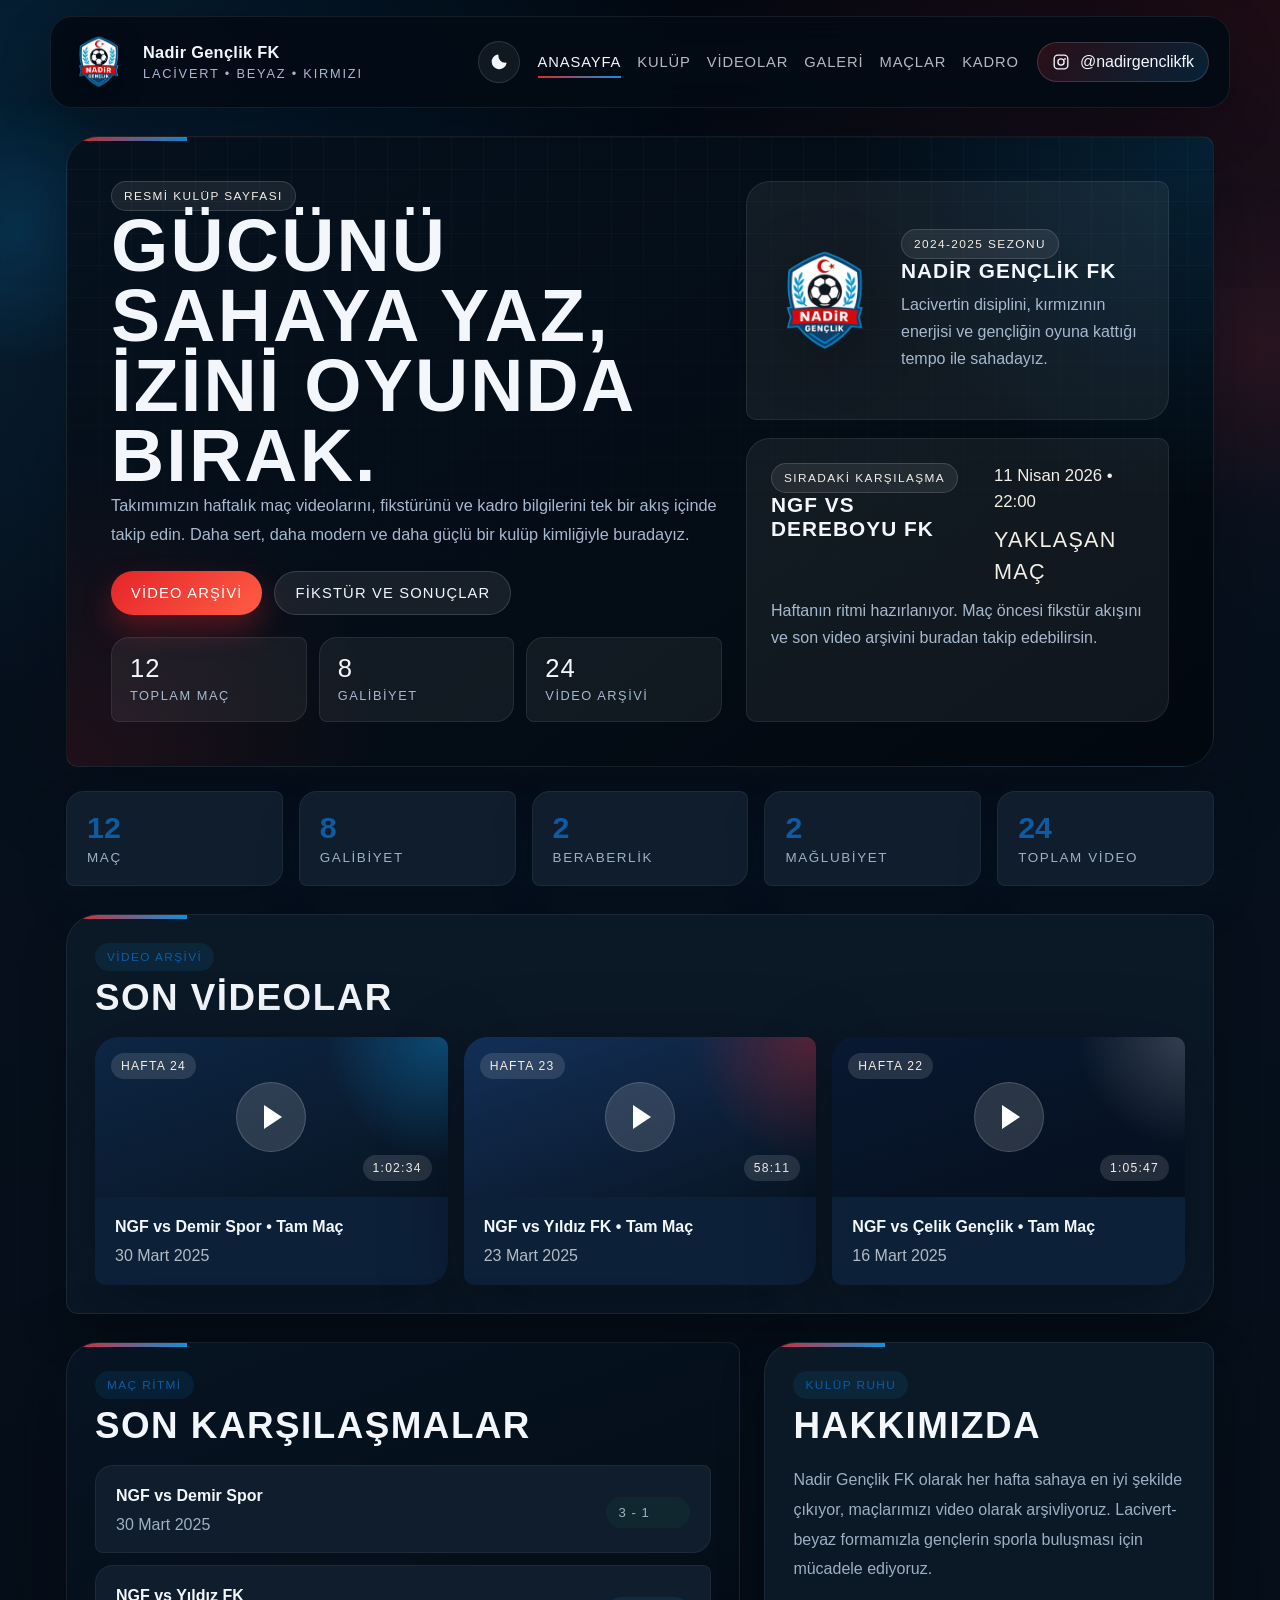
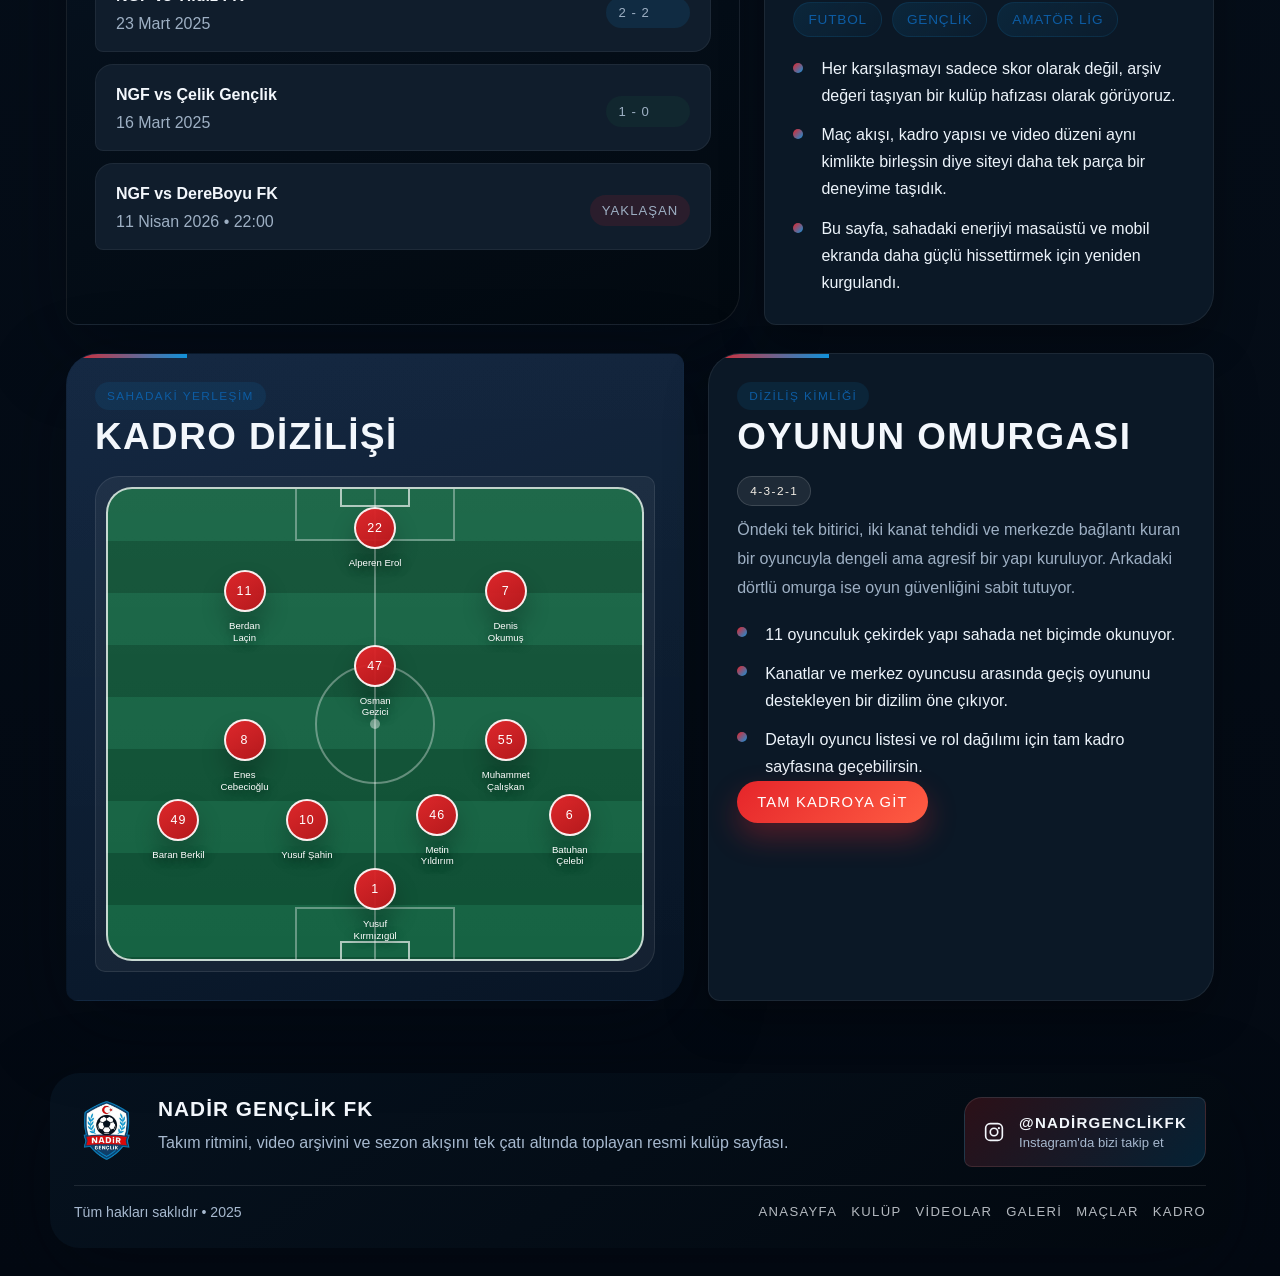
<file: index.html>
<!DOCTYPE html>
<html lang="tr">
<head>
  <meta charset="UTF-8" />
  <meta name="viewport" content="width=device-width, initial-scale=1.0" />
  <meta name="theme-color" content="#071b34" />
  <title>Nadir Gençlik FK</title>
  <link rel="icon" type="image/png" href="logo.png" />
  <link rel="stylesheet" href="styles.css" />
</head>
<body class="home-page is-loading">
  <div class="page-loader" id="page-loader" aria-hidden="true">
    <div class="loader-core">
      <div class="loader-ring">
        <img src="logo.png" alt="Nadir Gençlik FK logosu" />
      </div>
      <div class="loader-copy">
        <strong>Nadir Gençlik FK</strong>
        <span>Hazırlanıyor</span>
      </div>
    </div>
  </div>
  <div class="cursor-ring" id="cursor-ring" aria-hidden="true"></div>
  <div class="cursor-dot" id="cursor-dot" aria-hidden="true"></div>
  <header class="site-header">
    <nav class="nav-shell" aria-label="Ana menü">
      <a class="nav-logo" href="index.html">
        <img src="logo.png" alt="Nadir Gençlik FK logosu" />
        <div class="logo-copy">
          <span class="logo-name">Nadir Gençlik FK</span>
          <span class="logo-sub">Lacivert • Beyaz • Kırmızı</span>
        </div>
      </a>
      <button class="nav-toggle" id="nav-toggle" type="button" aria-label="Menüyü aç" aria-expanded="false" aria-controls="nav-actions">
        <span class="nav-toggle-lines" aria-hidden="true">
          <span></span>
          <span></span>
          <span></span>
        </span>
      </button>
      <div class="nav-actions" id="nav-actions">
        <button class="theme-toggle" id="theme-toggle" type="button" aria-label="Temayı değiştir">
          <svg viewBox="0 0 24 24" aria-hidden="true"><path d="M21 12.8A8.99 8.99 0 0 1 11.2 3a1 1 0 0 0-1.14-1A10 10 0 1 0 22 13.94a1 1 0 0 0-1-1.14Z"/></svg>
        </button>
        <div class="nav-links">
          <a href="index.html" aria-current="page">Anasayfa</a>
          <a href="kulup.html">Kulüp</a>
          <a href="#videolar">Videolar</a>
          <a href="galeri.html">Galeri</a>
          <a href="mac-sonuclari.html">Maçlar</a>
          <a href="kadro.html">Kadro</a>
        </div>
        <a class="social-pill" href="https://instagram.com/nadirgenclikfk" target="_blank" rel="noopener noreferrer" aria-label="Instagram hesabı">
          <svg viewBox="0 0 24 24" aria-hidden="true"><path d="M7.75 2h8.5A5.75 5.75 0 0 1 22 7.75v8.5A5.75 5.75 0 0 1 16.25 22h-8.5A5.75 5.75 0 0 1 2 16.25v-8.5A5.75 5.75 0 0 1 7.75 2Zm0 1.8A3.95 3.95 0 0 0 3.8 7.75v8.5A3.95 3.95 0 0 0 7.75 20.2h8.5a3.95 3.95 0 0 0 3.95-3.95v-8.5a3.95 3.95 0 0 0-3.95-3.95h-8.5ZM12 7a5 5 0 1 1 0 10 5 5 0 0 1 0-10Zm0 1.8A3.2 3.2 0 1 0 12 15.2 3.2 3.2 0 0 0 12 8.8Zm5.35-2.15a1.2 1.2 0 1 1 0 2.4 1.2 1.2 0 0 1 0-2.4Z"/></svg>
          <span>@nadirgenclikfk</span>
        </a>
      </div>
    </nav>
  </header>

  <main class="page-shell">
    <section class="panel hero-panel">
      <div class="hero-grid">
        <div class="hero-copy">
          <div>
            <span class="eyebrow">Resmi Kulüp Sayfası</span>
            <h1>Gücünü sahaya yaz, izini oyunda bırak.</h1>
            <p>Takımımızın haftalık maç videolarını, fikstürünü ve kadro bilgilerini tek bir akış içinde takip edin. Daha sert, daha modern ve daha güçlü bir kulüp kimliğiyle buradayız.</p>
          </div>
          <div class="hero-actions">
            <a class="button button-primary" href="#videolar">Video Arşivi</a>
            <a class="button button-secondary" href="mac-sonuclari.html">Fikstür ve Sonuçlar</a>
          </div>
          <div class="hero-metrics">
            <div>
              <span class="stat-value">12</span>
              <span class="stat-label">Toplam Maç</span>
            </div>
            <div>
              <span class="stat-value">8</span>
              <span class="stat-label">Galibiyet</span>
            </div>
            <div>
              <span class="stat-value">24</span>
              <span class="stat-label">Video Arşivi</span>
            </div>
          </div>
        </div>

        <div class="hero-side">
          <article class="crest-card">
            <img src="logo.png" alt="Nadir Gençlik FK arması" />
            <div class="crest-copy">
              <span class="page-tag">2024-2025 Sezonu</span>
              <strong>Nadir Gençlik FK</strong>
              <p>Lacivertin disiplini, kırmızının enerjisi ve gençliğin oyuna kattığı tempo ile sahadayız.</p>
            </div>
          </article>

          <article class="mini-match">
            <div class="mini-match-head">
              <div>
                <span class="mini-match-label">Sıradaki Karşılaşma</span>
                <strong>NGF vs DereBoyu FK</strong>
              </div>
              <div class="mini-match-meta">
                11 Nisan 2026 • 22:00
                <span class="mini-vs">Yaklaşan Maç</span>
              </div>
            </div>
            <p>Haftanın ritmi hazırlanıyor. Maç öncesi fikstür akışını ve son video arşivini buradan takip edebilirsin.</p>
          </article>
        </div>
      </div>
    </section>

    <section class="summary-grid" aria-label="Sezon özeti">
      <article class="stat-card"><strong>12</strong><span>Maç</span></article>
      <article class="stat-card"><strong>8</strong><span>Galibiyet</span></article>
      <article class="stat-card"><strong>2</strong><span>Beraberlik</span></article>
      <article class="stat-card"><strong>2</strong><span>Mağlubiyet</span></article>
      <article class="stat-card"><strong>24</strong><span>Toplam Video</span></article>
    </section>

    <section class="section-block panel content-panel" id="videolar">
      <div class="section-head">
        <span class="section-kicker">Video Arşivi</span>
        <h2>Son Videolar</h2>
      </div>
      <div class="video-grid">
        <article class="video-card">
          <div class="video-top">
            <span class="video-week">Hafta 24</span>
            <div class="play-ring"><span></span></div>
            <span class="video-time">1:02:34</span>
          </div>
          <div class="video-body">
            <strong>NGF vs Demir Spor • Tam Maç</strong>
            <span>30 Mart 2025</span>
          </div>
        </article>
        <article class="video-card">
          <div class="video-top">
            <span class="video-week">Hafta 23</span>
            <div class="play-ring"><span></span></div>
            <span class="video-time">58:11</span>
          </div>
          <div class="video-body">
            <strong>NGF vs Yıldız FK • Tam Maç</strong>
            <span>23 Mart 2025</span>
          </div>
        </article>
        <article class="video-card">
          <div class="video-top">
            <span class="video-week">Hafta 22</span>
            <div class="play-ring"><span></span></div>
            <span class="video-time">1:05:47</span>
          </div>
          <div class="video-body">
            <strong>NGF vs Çelik Gençlik • Tam Maç</strong>
            <span>16 Mart 2025</span>
          </div>
        </article>
      </div>
    </section>

    <section class="section-block home-grid">
      <article class="panel panel-dark content-panel">
        <div class="section-head">
          <span class="section-kicker">Maç Ritmi</span>
          <h2>Son Karşılaşmalar</h2>
        </div>
        <div class="match-list">
          <div class="match-row">
            <div class="row-flex">
              <div>
                <strong>NGF vs Demir Spor</strong>
                <span>30 Mart 2025</span>
              </div>
              <span class="result-badge result-win">3 - 1</span>
            </div>
          </div>
          <div class="match-row">
            <div class="row-flex">
              <div>
                <strong>NGF vs Yıldız FK</strong>
                <span>23 Mart 2025</span>
              </div>
              <span class="result-badge result-draw">2 - 2</span>
            </div>
          </div>
          <div class="match-row">
            <div class="row-flex">
              <div>
                <strong>NGF vs Çelik Gençlik</strong>
                <span>16 Mart 2025</span>
              </div>
              <span class="result-badge result-win">1 - 0</span>
            </div>
          </div>
          <div class="match-row">
            <div class="row-flex">
              <div>
                <strong>NGF vs DereBoyu FK</strong>
                <span>11 Nisan 2026 • 22:00</span>
              </div>
              <span class="result-badge result-upcoming">Yaklaşan</span>
            </div>
          </div>
        </div>
      </article>

      <article class="panel manifesto">
        <div class="section-head">
          <span class="section-kicker">Kulüp Ruhu</span>
          <h2>Hakkımızda</h2>
        </div>
        <p>Nadir Gençlik FK olarak her hafta sahaya en iyi şekilde çıkıyor, maçlarımızı video olarak arşivliyoruz. Lacivert-beyaz formamızla gençlerin sporla buluşması için mücadele ediyoruz.</p>
        <div class="tag-row">
          <span class="tag-chip">Futbol</span>
          <span class="tag-chip">Gençlik</span>
          <span class="tag-chip">Amatör Lig</span>
        </div>
        <ul class="note-list">
          <li>Her karşılaşmayı sadece skor olarak değil, arşiv değeri taşıyan bir kulüp hafızası olarak görüyoruz.</li>
          <li>Maç akışı, kadro yapısı ve video düzeni aynı kimlikte birleşsin diye siteyi daha tek parça bir deneyime taşıdık.</li>
          <li>Bu sayfa, sahadaki enerjiyi masaüstü ve mobil ekranda daha güçlü hissettirmek için yeniden kurgulandı.</li>
        </ul>
      </article>
    </section>

    <section class="section-block lineup-layout">
      <article class="panel pitch-panel">
        <div class="section-head">
          <span class="section-kicker">Sahadaki Yerleşim</span>
          <h2>Kadro Dizilişi</h2>
        </div>
        <div class="pitch-shell">
          <div class="pitch">
            <div class="goal-box-top"></div>
            <div class="goal-box-bottom"></div>
            <div class="goal-top"></div>
            <div class="goal-bottom"></div>
            <div class="pitch-circle"></div>
            <div class="pitch-dot"></div>
            <div class="pitch-inner">
              <div class="row">
                <div class="player-pin">
                  <div class="pin-circle"><span>22</span></div>
                  <div class="pin-name">Alperen Erol</div>
                </div>
              </div>
              <div class="row">
                <div class="player-pin">
                  <div class="pin-circle"><span>11</span></div>
                  <div class="pin-name">Berdan Laçin</div>
                </div>
                <div class="player-pin">
                  <div class="pin-circle"><span>7</span></div>
                  <div class="pin-name">Denis Okumuş</div>
                </div>
              </div>
              <div class="row">
                <div class="player-pin">
                  <div class="pin-circle"><span>47</span></div>
                  <div class="pin-name">Osman Gezici</div>
                </div>
              </div>
              <div class="row">
                <div class="player-pin">
                  <div class="pin-circle"><span>8</span></div>
                  <div class="pin-name">Enes Cebecioğlu</div>
                </div>
                <div class="player-pin">
                  <div class="pin-circle"><span>55</span></div>
                  <div class="pin-name">Muhammet Çalışkan</div>
                </div>
              </div>
              <div class="row">
                <div class="player-pin">
                  <div class="pin-circle"><span>49</span></div>
                  <div class="pin-name">Baran Berkil</div>
                </div>
                <div class="player-pin">
                  <div class="pin-circle"><span>10</span></div>
                  <div class="pin-name">Yusuf Şahin</div>
                </div>
                <div class="player-pin">
                  <div class="pin-circle"><span>46</span></div>
                  <div class="pin-name">Metin Yıldırım</div>
                </div>
                <div class="player-pin">
                  <div class="pin-circle"><span>6</span></div>
                  <div class="pin-name">Batuhan Çelebi</div>
                </div>
              </div>
              <div class="row">
                <div class="player-pin">
                  <div class="pin-circle"><span>1</span></div>
                  <div class="pin-name">Yusuf Kırmızıgül</div>
                </div>
              </div>
            </div>
          </div>
        </div>
      </article>

      <aside class="panel lineup-info">
        <div class="section-head">
          <span class="section-kicker">Diziliş Kimliği</span>
          <h2>Oyunun Omurgası</h2>
        </div>
            <span class="formation-pill">4-3-2-1</span>
        <p>Öndeki tek bitirici, iki kanat tehdidi ve merkezde bağlantı kuran bir oyuncuyla dengeli ama agresif bir yapı kuruluyor. Arkadaki dörtlü omurga ise oyun güvenliğini sabit tutuyor.</p>
        <ul class="note-list">
          <li>11 oyunculuk çekirdek yapı sahada net biçimde okunuyor.</li>
          <li>Kanatlar ve merkez oyuncusu arasında geçiş oyununu destekleyen bir dizilim öne çıkıyor.</li>
          <li>Detaylı oyuncu listesi ve rol dağılımı için tam kadro sayfasına geçebilirsin.</li>
        </ul>
        <div class="hero-actions">
          <a class="button button-primary" href="kadro.html">Tam Kadroya Git</a>
        </div>
      </aside>
    </section>
  </main>

  <footer class="site-footer">
    <div class="footer-shell">
      <div class="footer-main">
        <div class="footer-brand">
          <img src="logo.png" alt="Nadir Gençlik FK logosu" />
          <div>
            <strong>Nadir Gençlik FK</strong>
            <p>Takım ritmini, video arşivini ve sezon akışını tek çatı altında toplayan resmi kulüp sayfası.</p>
          </div>
        </div>

        <a class="footer-social-card" href="https://instagram.com/nadirgenclikfk" target="_blank" rel="noopener noreferrer" aria-label="Instagram hesabı">
          <svg class="social-icon" viewBox="0 0 24 24" aria-hidden="true"><path d="M7.75 2h8.5A5.75 5.75 0 0 1 22 7.75v8.5A5.75 5.75 0 0 1 16.25 22h-8.5A5.75 5.75 0 0 1 2 16.25v-8.5A5.75 5.75 0 0 1 7.75 2Zm0 1.8A3.95 3.95 0 0 0 3.8 7.75v8.5A3.95 3.95 0 0 0 7.75 20.2h8.5a3.95 3.95 0 0 0 3.95-3.95v-8.5a3.95 3.95 0 0 0-3.95-3.95h-8.5ZM12 7a5 5 0 1 1 0 10 5 5 0 0 1 0-10Zm0 1.8A3.2 3.2 0 1 0 12 15.2 3.2 3.2 0 0 0 12 8.8Zm5.35-2.15a1.2 1.2 0 1 1 0 2.4 1.2 1.2 0 0 1 0-2.4Z"/></svg>
          <div class="footer-social-copy">
            <strong>@nadirgenclikfk</strong>
            <span>Instagram'da bizi takip et</span>
          </div>
        </a>
      </div>

      <div class="footer-bottom">
        <div class="footer-note">Tüm hakları saklıdır • 2025</div>
        <div class="footer-nav">
          <a href="index.html">Anasayfa</a>
          <a href="kulup.html">Kulüp</a>
          <a href="#videolar">Videolar</a>
          <a href="galeri.html">Galeri</a>
          <a href="mac-sonuclari.html">Maçlar</a>
          <a href="kadro.html">Kadro</a>
        </div>
      </div>
    </div>
  </footer>
  <script>
    var loaderStart = Date.now();

    (function () {
      var savedTheme = localStorage.getItem("ngf-theme");
      if (savedTheme === "light" || savedTheme === "dark") {
        document.body.setAttribute("data-theme", savedTheme);
      }
    })();

    window.addEventListener("load", function () {
      var loader = document.getElementById("page-loader");
      if (!loader) return;
      var elapsed = Date.now() - loaderStart;
      var remaining = Math.max(0, 1800 - elapsed);
      window.setTimeout(function () {
        document.body.classList.remove("is-loading");
        loader.classList.add("is-hidden");
        window.setTimeout(function () {
          loader.remove();
        }, 500);
      }, remaining);
    });

    (function () {
      var themeToggle = document.getElementById("theme-toggle");

      if (themeToggle) {
        function updateThemeToggleLabel() {
          var isLight = document.body.getAttribute("data-theme") === "light";
          themeToggle.setAttribute("aria-label", isLight ? "Karanlık temaya geç" : "Beyaz temaya geç");
        }

        updateThemeToggleLabel();

        themeToggle.addEventListener("click", function () {
          var currentTheme = document.body.getAttribute("data-theme") === "light" ? "light" : "dark";
          var nextTheme = currentTheme === "light" ? "dark" : "light";
          document.body.setAttribute("data-theme", nextTheme);
          localStorage.setItem("ngf-theme", nextTheme);
          updateThemeToggleLabel();
        });
      }

      var navToggle = document.getElementById("nav-toggle");
      var navActions = document.getElementById("nav-actions");
      var navShell = document.querySelector(".nav-shell");

      if (navToggle && navActions && navShell) {
        navToggle.addEventListener("click", function () {
          var isOpen = navShell.classList.toggle("is-open");
          navToggle.setAttribute("aria-expanded", String(isOpen));
          navToggle.setAttribute("aria-label", isOpen ? "Menüyü kapat" : "Menüyü aç");
        });

        navActions.querySelectorAll("a").forEach(function (link) {
          link.addEventListener("click", function () {
            navShell.classList.remove("is-open");
            navToggle.setAttribute("aria-expanded", "false");
            navToggle.setAttribute("aria-label", "Menüyü aç");
          });
        });
      }

      if (!window.matchMedia("(pointer: fine)").matches) return;

      var ring = document.getElementById("cursor-ring");
      var dot = document.getElementById("cursor-dot");
      if (!ring || !dot) return;

      document.body.classList.add("has-fancy-cursor");

      var ringX = window.innerWidth / 2;
      var ringY = window.innerHeight / 2;
      var mouseX = ringX;
      var mouseY = ringY;

      function animate() {
        ringX += (mouseX - ringX) * 0.18;
        ringY += (mouseY - ringY) * 0.18;
        ring.style.transform = "translate(" + ringX + "px, " + ringY + "px) translate(-50%, -50%)";
        dot.style.transform = "translate(" + mouseX + "px, " + mouseY + "px) translate(-50%, -50%)";
        window.requestAnimationFrame(animate);
      }

      window.addEventListener("mousemove", function (event) {
        mouseX = event.clientX;
        mouseY = event.clientY;
        ring.classList.add("is-visible");
        dot.classList.add("is-visible");
      });

      window.addEventListener("mouseout", function () {
        ring.classList.remove("is-visible");
        dot.classList.remove("is-visible");
      });

      document.querySelectorAll("a, button, .button, .social-pill, .footer-social-card, .video-card, .player-card, .match-row, .result-card, .tag-chip").forEach(function (item) {
        item.addEventListener("mouseenter", function () {
          ring.classList.add("is-active");
          dot.classList.add("is-active");
        });
        item.addEventListener("mouseleave", function () {
          ring.classList.remove("is-active");
          dot.classList.remove("is-active");
        });
      });

      animate();
    })();
  </script>
</body>
</html>
</file>
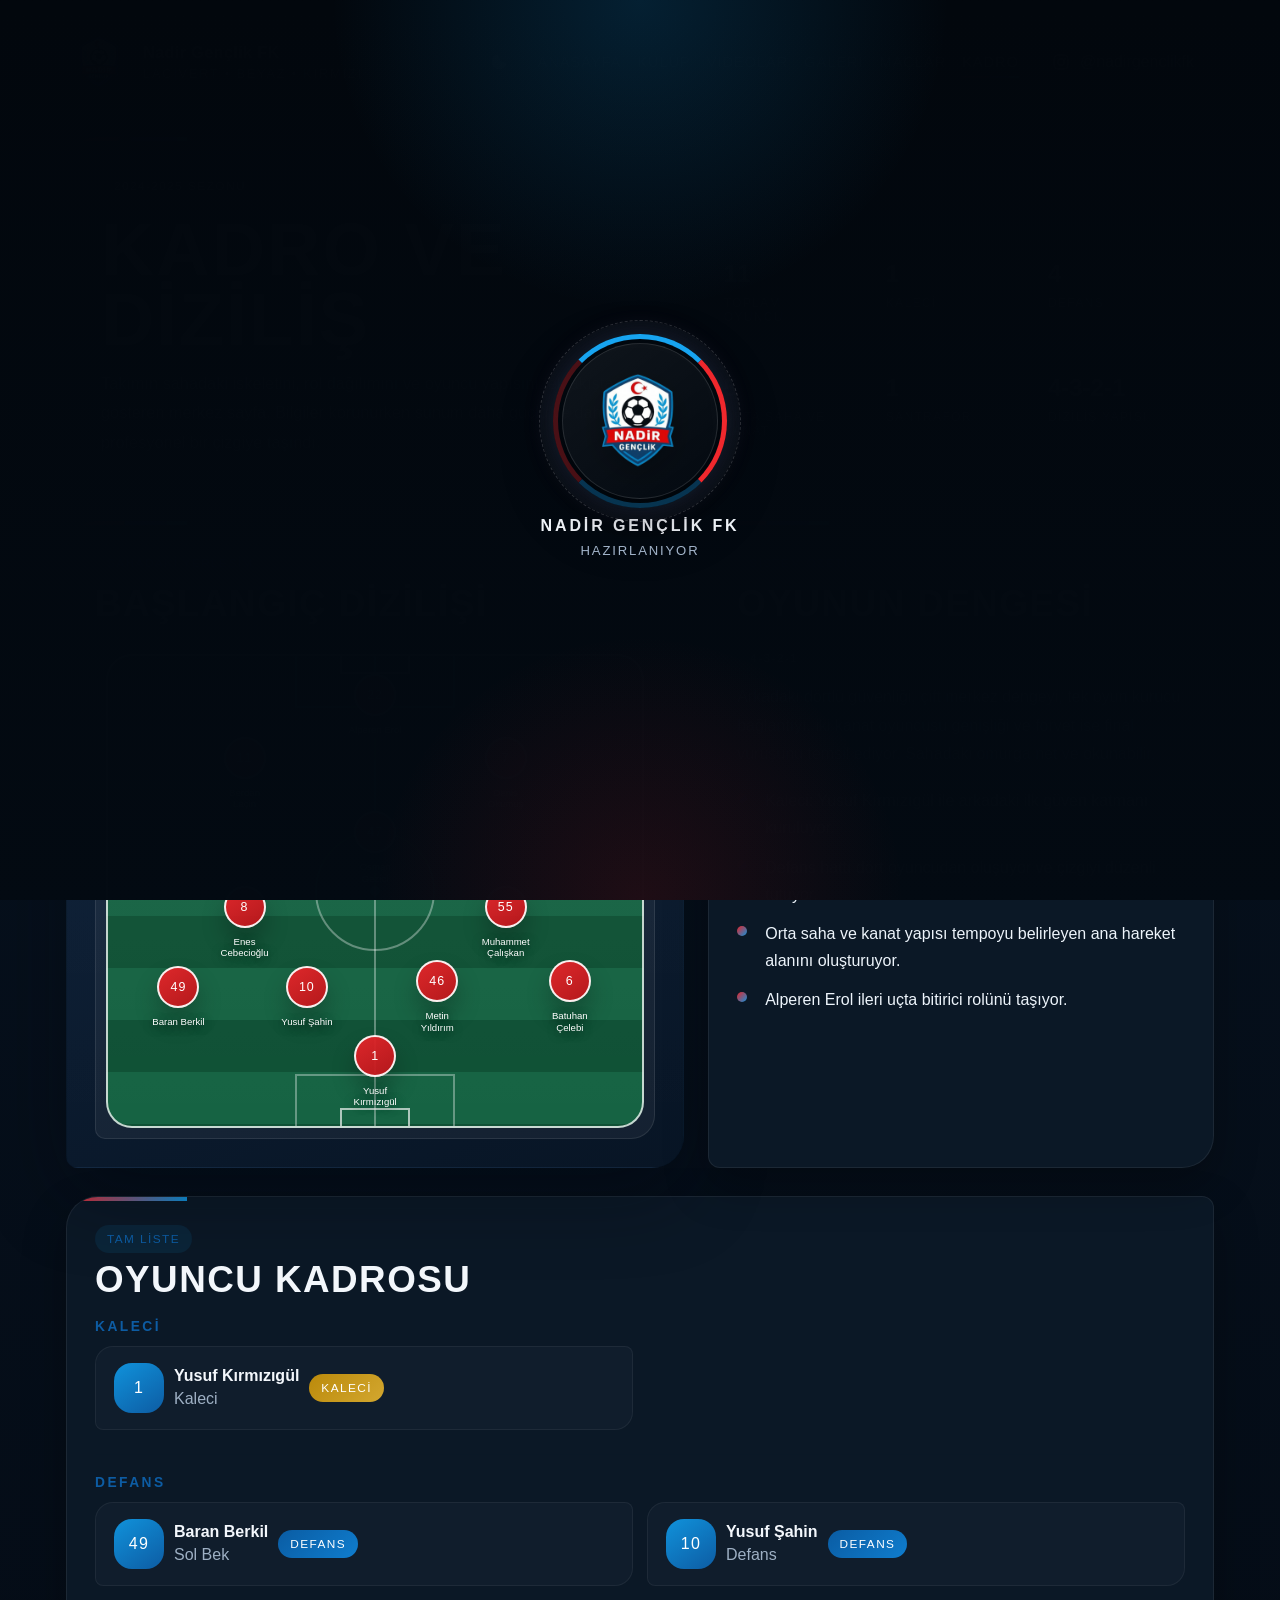
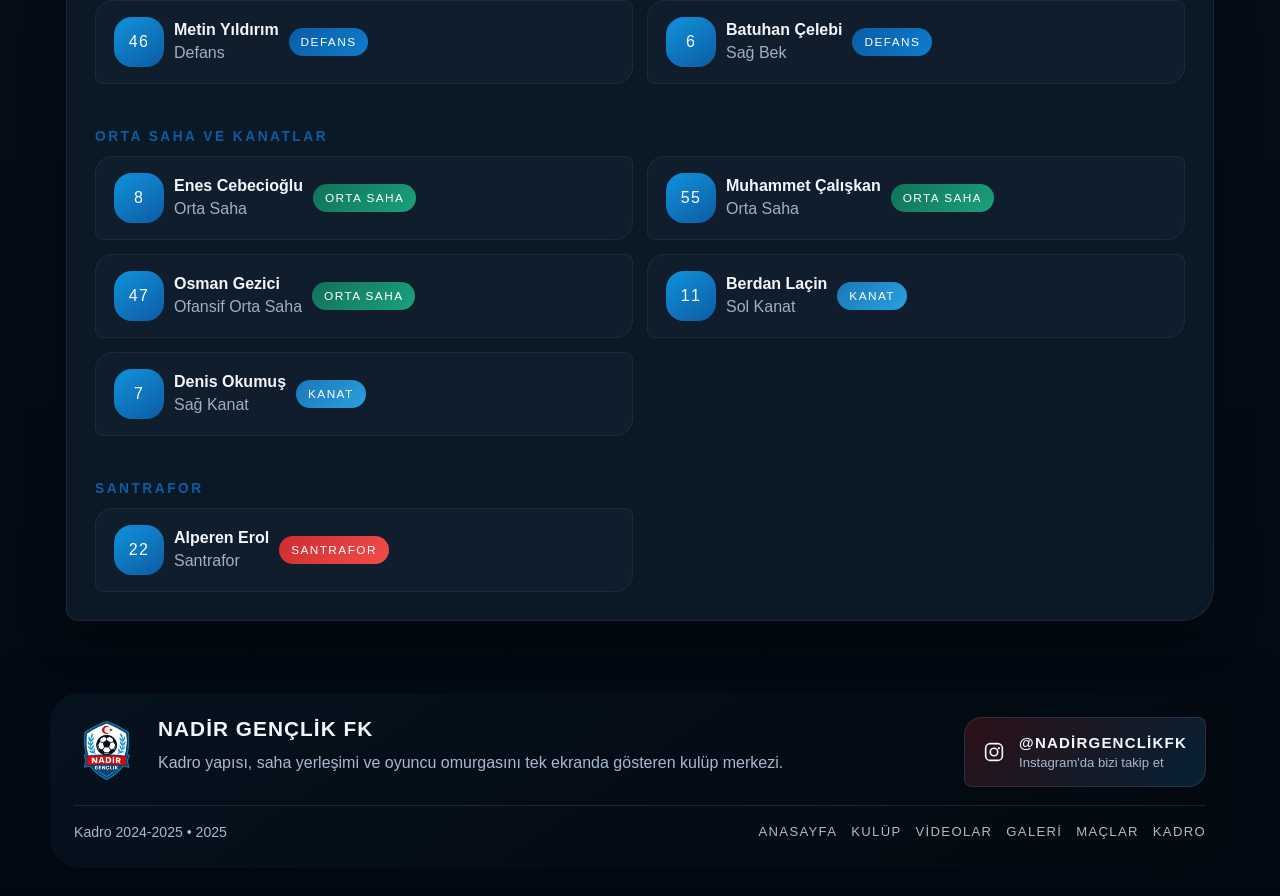
<file: kadro.html>
<!DOCTYPE html>
<html lang="tr">
<head>
  <meta charset="UTF-8" />
  <meta name="viewport" content="width=device-width, initial-scale=1.0" />
  <meta name="theme-color" content="#071b34" />
  <title>Kadro - Nadir Gençlik FK</title>
  <link rel="icon" type="image/png" href="logo.png" />
  <link rel="stylesheet" href="styles.css" />
</head>
<body class="squad-page is-loading">
  <div class="page-loader" id="page-loader" aria-hidden="true">
    <div class="loader-core">
      <div class="loader-ring">
        <img src="logo.png" alt="Nadir Gençlik FK logosu" />
      </div>
      <div class="loader-copy">
        <strong>Nadir Gençlik FK</strong>
        <span>Hazırlanıyor</span>
      </div>
    </div>
  </div>
  <div class="cursor-ring" id="cursor-ring" aria-hidden="true"></div>
  <div class="cursor-dot" id="cursor-dot" aria-hidden="true"></div>
  <header class="site-header">
    <nav class="nav-shell" aria-label="Ana menü">
      <a class="nav-logo" href="index.html">
        <img src="logo.png" alt="Nadir Gençlik FK logosu" />
        <div class="logo-copy">
          <span class="logo-name">Nadir Gençlik FK</span>
          <span class="logo-sub">Lacivert • Beyaz • Kırmızı</span>
        </div>
      </a>
      <button class="nav-toggle" id="nav-toggle" type="button" aria-label="Menüyü aç" aria-expanded="false" aria-controls="nav-actions">
        <span class="nav-toggle-lines" aria-hidden="true">
          <span></span>
          <span></span>
          <span></span>
        </span>
      </button>
      <div class="nav-actions" id="nav-actions">
        <button class="theme-toggle" id="theme-toggle" type="button" aria-label="Temayı değiştir">
          <svg viewBox="0 0 24 24" aria-hidden="true"><path d="M21 12.8A8.99 8.99 0 0 1 11.2 3a1 1 0 0 0-1.14-1A10 10 0 1 0 22 13.94a1 1 0 0 0-1-1.14Z"/></svg>
        </button>
        <div class="nav-links">
          <a href="index.html">Anasayfa</a>
          <a href="kulup.html">Kulüp</a>
          <a href="index.html#videolar">Videolar</a>
          <a href="galeri.html">Galeri</a>
          <a href="mac-sonuclari.html">Maçlar</a>
          <a href="kadro.html" aria-current="page">Kadro</a>
        </div>
        <a class="social-pill" href="https://instagram.com/nadirgenclikfk" target="_blank" rel="noopener noreferrer" aria-label="Instagram hesabı">
          <svg viewBox="0 0 24 24" aria-hidden="true"><path d="M7.75 2h8.5A5.75 5.75 0 0 1 22 7.75v8.5A5.75 5.75 0 0 1 16.25 22h-8.5A5.75 5.75 0 0 1 2 16.25v-8.5A5.75 5.75 0 0 1 7.75 2Zm0 1.8A3.95 3.95 0 0 0 3.8 7.75v8.5A3.95 3.95 0 0 0 7.75 20.2h8.5a3.95 3.95 0 0 0 3.95-3.95v-8.5a3.95 3.95 0 0 0-3.95-3.95h-8.5ZM12 7a5 5 0 1 1 0 10 5 5 0 0 1 0-10Zm0 1.8A3.2 3.2 0 1 0 12 15.2 3.2 3.2 0 0 0 12 8.8Zm5.35-2.15a1.2 1.2 0 1 1 0 2.4 1.2 1.2 0 0 1 0-2.4Z"/></svg>
          <span>@nadirgenclikfk</span>
        </a>
      </div>
    </nav>
  </header>

  <main class="page-shell">
    <section class="panel hero-panel page-hero">
      <div class="page-hero-grid">
        <div class="page-copy">
          <span class="page-tag">2024-2025 Sezonu</span>
          <h1>Kadro ve Diziliş</h1>
          <p>Takımın sahadaki iskeletini, rol dağılımını ve oyuncu yapısını tek akışta gösteren merkez sayfa. Bilgiler korunurken sunum daha güçlü ve daha profesyonel bir çizgiye taşındı.</p>
        </div>

        <div class="page-summary">
          <div class="summary-card">
            <strong>11</strong>
            <span>Toplam Oyuncu</span>
          </div>
          <div class="summary-card">
            <strong>1</strong>
            <span>Kaleci</span>
          </div>
          <div class="summary-card">
            <strong>4</strong>
            <span>Defans</span>
          </div>
          <div class="summary-card">
            <strong>5</strong>
            <span>Orta Saha ve Kanat</span>
          </div>
          <div class="summary-card">
            <strong>1</strong>
            <span>Santrafor</span>
          </div>
          <div class="summary-card">
            <strong>4-3-2-1</strong>
            <span>Diziliş Yapısı</span>
          </div>
        </div>
      </div>
    </section>

    <section class="section-block lineup-layout">
      <article class="panel pitch-panel">
        <div class="section-head">
          <span class="section-kicker">Sahadaki Yerleşim</span>
          <h2>Başlangıç Dizilişi</h2>
        </div>
        <div class="pitch-shell">
          <div class="pitch">
            <div class="goal-box-top"></div>
            <div class="goal-box-bottom"></div>
            <div class="goal-top"></div>
            <div class="goal-bottom"></div>
            <div class="pitch-circle"></div>
            <div class="pitch-dot"></div>
            <div class="pitch-inner">
              <div class="row">
                <div class="player-pin">
                  <div class="pin-circle"><span>22</span></div>
                  <div class="pin-name">Alperen Erol</div>
                </div>
              </div>
              <div class="row">
                <div class="player-pin">
                  <div class="pin-circle"><span>11</span></div>
                  <div class="pin-name">Berdan Laçin</div>
                </div>
                <div class="player-pin">
                  <div class="pin-circle"><span>7</span></div>
                  <div class="pin-name">Denis Okumuş</div>
                </div>
              </div>
              <div class="row">
                <div class="player-pin">
                  <div class="pin-circle"><span>47</span></div>
                  <div class="pin-name">Osman Gezici</div>
                </div>
              </div>
              <div class="row">
                <div class="player-pin">
                  <div class="pin-circle"><span>8</span></div>
                  <div class="pin-name">Enes Cebecioğlu</div>
                </div>
                <div class="player-pin">
                  <div class="pin-circle"><span>55</span></div>
                  <div class="pin-name">Muhammet Çalışkan</div>
                </div>
              </div>
              <div class="row">
                <div class="player-pin">
                  <div class="pin-circle"><span>49</span></div>
                  <div class="pin-name">Baran Berkil</div>
                </div>
                <div class="player-pin">
                  <div class="pin-circle"><span>10</span></div>
                  <div class="pin-name">Yusuf Şahin</div>
                </div>
                <div class="player-pin">
                  <div class="pin-circle"><span>46</span></div>
                  <div class="pin-name">Metin Yıldırım</div>
                </div>
                <div class="player-pin">
                  <div class="pin-circle"><span>6</span></div>
                  <div class="pin-name">Batuhan Çelebi</div>
                </div>
              </div>
              <div class="row">
                <div class="player-pin">
                  <div class="pin-circle"><span>1</span></div>
                  <div class="pin-name">Yusuf Kırmızıgül</div>
                </div>
              </div>
            </div>
          </div>
        </div>
      </article>

      <aside class="panel lineup-info">
        <div class="section-head">
          <span class="section-kicker">Sistem Özeti</span>
          <h2>Oyunun Dengesi</h2>
        </div>
        <span class="formation-pill">4-3-2-1</span>
        <p>Arkadaki dörtlü güvenliği, çift merkez dengeyi, tek oyun kurucu bağlantıyı, iki kanat oyuncusu genişliği ve forvet ise final vuruşunu temsil ediyor. Sahadaki omurga net ve okunabilir.</p>
        <ul class="note-list">
          <li>Kaleci: Yusuf Kırmızıgül ile arkadaki ilk güven katmanı kuruluyor.</li>
          <li>Defans hattı dört oyuncudan oluşuyor ve çizgiyi düzenli tutuyor.</li>
          <li>Orta saha ve kanat yapısı tempoyu belirleyen ana hareket alanını oluşturuyor.</li>
          <li>Alperen Erol ileri uçta bitirici rolünü taşıyor.</li>
        </ul>
      </aside>
    </section>

    <section class="panel roster-panel">
      <div class="section-head">
        <span class="section-kicker">Tam Liste</span>
        <h2 class="squad-title">Oyuncu Kadrosu</h2>
      </div>

      <div class="roster-grid">
        <section class="roster-group">
          <h3 class="group-title">Kaleci</h3>
          <div class="player-grid">
            <article class="player-card">
              <div class="player-number">1</div>
              <div class="player-meta">
                <strong>Yusuf Kırmızıgül</strong>
                <span>Kaleci</span>
              </div>
              <span class="role-pill role-gk">Kaleci</span>
            </article>
          </div>
        </section>

        <section class="roster-group">
          <h3 class="group-title">Defans</h3>
          <div class="player-grid">
            <article class="player-card">
              <div class="player-number">49</div>
              <div class="player-meta">
                <strong>Baran Berkil</strong>
                <span>Sol Bek</span>
              </div>
              <span class="role-pill role-def">Defans</span>
            </article>
            <article class="player-card">
              <div class="player-number">10</div>
              <div class="player-meta">
                <strong>Yusuf Şahin</strong>
                <span>Defans</span>
              </div>
              <span class="role-pill role-def">Defans</span>
            </article>
            <article class="player-card">
              <div class="player-number">46</div>
              <div class="player-meta">
                <strong>Metin Yıldırım</strong>
                <span>Defans</span>
              </div>
              <span class="role-pill role-def">Defans</span>
            </article>
            <article class="player-card">
              <div class="player-number">6</div>
              <div class="player-meta">
                <strong>Batuhan Çelebi</strong>
                <span>Sağ Bek</span>
              </div>
              <span class="role-pill role-def">Defans</span>
            </article>
          </div>
        </section>

        <section class="roster-group">
          <h3 class="group-title">Orta Saha ve Kanatlar</h3>
          <div class="player-grid">
            <article class="player-card">
              <div class="player-number">8</div>
              <div class="player-meta">
                <strong>Enes Cebecioğlu</strong>
                <span>Orta Saha</span>
              </div>
              <span class="role-pill role-mid">Orta Saha</span>
            </article>
            <article class="player-card">
              <div class="player-number">55</div>
              <div class="player-meta">
                <strong>Muhammet Çalışkan</strong>
                <span>Orta Saha</span>
              </div>
              <span class="role-pill role-mid">Orta Saha</span>
            </article>
            <article class="player-card">
              <div class="player-number">47</div>
              <div class="player-meta">
                <strong>Osman Gezici</strong>
                <span>Ofansif Orta Saha</span>
              </div>
              <span class="role-pill role-mid">Orta Saha</span>
            </article>
            <article class="player-card">
              <div class="player-number">11</div>
              <div class="player-meta">
                <strong>Berdan Laçin</strong>
                <span>Sol Kanat</span>
              </div>
              <span class="role-pill role-wing">Kanat</span>
            </article>
            <article class="player-card">
              <div class="player-number">7</div>
              <div class="player-meta">
                <strong>Denis Okumuş</strong>
                <span>Sağ Kanat</span>
              </div>
              <span class="role-pill role-wing">Kanat</span>
            </article>
          </div>
        </section>

        <section class="roster-group">
          <h3 class="group-title">Santrafor</h3>
          <div class="player-grid">
            <article class="player-card">
              <div class="player-number">22</div>
              <div class="player-meta">
                <strong>Alperen Erol</strong>
                <span>Santrafor</span>
              </div>
              <span class="role-pill role-fwd">Santrafor</span>
            </article>
          </div>
        </section>
      </div>
    </section>
  </main>

  <footer class="site-footer">
    <div class="footer-shell">
      <div class="footer-main">
        <div class="footer-brand">
          <img src="logo.png" alt="Nadir Gençlik FK logosu" />
          <div>
            <strong>Nadir Gençlik FK</strong>
            <p>Kadro yapısı, saha yerleşimi ve oyuncu omurgasını tek ekranda gösteren kulüp merkezi.</p>
          </div>
        </div>

        <a class="footer-social-card" href="https://instagram.com/nadirgenclikfk" target="_blank" rel="noopener noreferrer" aria-label="Instagram hesabı">
          <svg class="social-icon" viewBox="0 0 24 24" aria-hidden="true"><path d="M7.75 2h8.5A5.75 5.75 0 0 1 22 7.75v8.5A5.75 5.75 0 0 1 16.25 22h-8.5A5.75 5.75 0 0 1 2 16.25v-8.5A5.75 5.75 0 0 1 7.75 2Zm0 1.8A3.95 3.95 0 0 0 3.8 7.75v8.5A3.95 3.95 0 0 0 7.75 20.2h8.5a3.95 3.95 0 0 0 3.95-3.95v-8.5a3.95 3.95 0 0 0-3.95-3.95h-8.5ZM12 7a5 5 0 1 1 0 10 5 5 0 0 1 0-10Zm0 1.8A3.2 3.2 0 1 0 12 15.2 3.2 3.2 0 0 0 12 8.8Zm5.35-2.15a1.2 1.2 0 1 1 0 2.4 1.2 1.2 0 0 1 0-2.4Z"/></svg>
          <div class="footer-social-copy">
            <strong>@nadirgenclikfk</strong>
            <span>Instagram'da bizi takip et</span>
          </div>
        </a>
      </div>

      <div class="footer-bottom">
        <div class="footer-note">Kadro 2024-2025 • 2025</div>
        <div class="footer-nav">
          <a href="index.html">Anasayfa</a>
          <a href="kulup.html">Kulüp</a>
          <a href="index.html#videolar">Videolar</a>
          <a href="galeri.html">Galeri</a>
          <a href="mac-sonuclari.html">Maçlar</a>
          <a href="kadro.html">Kadro</a>
        </div>
      </div>
    </div>
  </footer>
  <script>
    var loaderStart = Date.now();

    (function () {
      var savedTheme = localStorage.getItem("ngf-theme");
      if (savedTheme === "light" || savedTheme === "dark") {
        document.body.setAttribute("data-theme", savedTheme);
      }
    })();

    window.addEventListener("load", function () {
      var loader = document.getElementById("page-loader");
      if (!loader) return;
      var elapsed = Date.now() - loaderStart;
      var remaining = Math.max(0, 1800 - elapsed);
      window.setTimeout(function () {
        document.body.classList.remove("is-loading");
        loader.classList.add("is-hidden");
        window.setTimeout(function () {
          loader.remove();
        }, 500);
      }, remaining);
    });

    (function () {
      var themeToggle = document.getElementById("theme-toggle");

      if (themeToggle) {
        function updateThemeToggleLabel() {
          var isLight = document.body.getAttribute("data-theme") === "light";
          themeToggle.setAttribute("aria-label", isLight ? "Karanlık temaya geç" : "Beyaz temaya geç");
        }

        updateThemeToggleLabel();

        themeToggle.addEventListener("click", function () {
          var currentTheme = document.body.getAttribute("data-theme") === "light" ? "light" : "dark";
          var nextTheme = currentTheme === "light" ? "dark" : "light";
          document.body.setAttribute("data-theme", nextTheme);
          localStorage.setItem("ngf-theme", nextTheme);
          updateThemeToggleLabel();
        });
      }

      var navToggle = document.getElementById("nav-toggle");
      var navActions = document.getElementById("nav-actions");
      var navShell = document.querySelector(".nav-shell");

      if (navToggle && navActions && navShell) {
        navToggle.addEventListener("click", function () {
          var isOpen = navShell.classList.toggle("is-open");
          navToggle.setAttribute("aria-expanded", String(isOpen));
          navToggle.setAttribute("aria-label", isOpen ? "Menüyü kapat" : "Menüyü aç");
        });

        navActions.querySelectorAll("a").forEach(function (link) {
          link.addEventListener("click", function () {
            navShell.classList.remove("is-open");
            navToggle.setAttribute("aria-expanded", "false");
            navToggle.setAttribute("aria-label", "Menüyü aç");
          });
        });
      }

      if (!window.matchMedia("(pointer: fine)").matches) return;

      var ring = document.getElementById("cursor-ring");
      var dot = document.getElementById("cursor-dot");
      if (!ring || !dot) return;

      document.body.classList.add("has-fancy-cursor");

      var ringX = window.innerWidth / 2;
      var ringY = window.innerHeight / 2;
      var mouseX = ringX;
      var mouseY = ringY;

      function animate() {
        ringX += (mouseX - ringX) * 0.18;
        ringY += (mouseY - ringY) * 0.18;
        ring.style.transform = "translate(" + ringX + "px, " + ringY + "px) translate(-50%, -50%)";
        dot.style.transform = "translate(" + mouseX + "px, " + mouseY + "px) translate(-50%, -50%)";
        window.requestAnimationFrame(animate);
      }

      window.addEventListener("mousemove", function (event) {
        mouseX = event.clientX;
        mouseY = event.clientY;
        ring.classList.add("is-visible");
        dot.classList.add("is-visible");
      });

      window.addEventListener("mouseout", function () {
        ring.classList.remove("is-visible");
        dot.classList.remove("is-visible");
      });

      document.querySelectorAll("a, button, .button, .social-pill, .footer-social-card, .video-card, .player-card, .match-row, .result-card, .tag-chip").forEach(function (item) {
        item.addEventListener("mouseenter", function () {
          ring.classList.add("is-active");
          dot.classList.add("is-active");
        });
        item.addEventListener("mouseleave", function () {
          ring.classList.remove("is-active");
          dot.classList.remove("is-active");
        });
      });

      animate();
    })();
  </script>
</body>
</html>
</file>
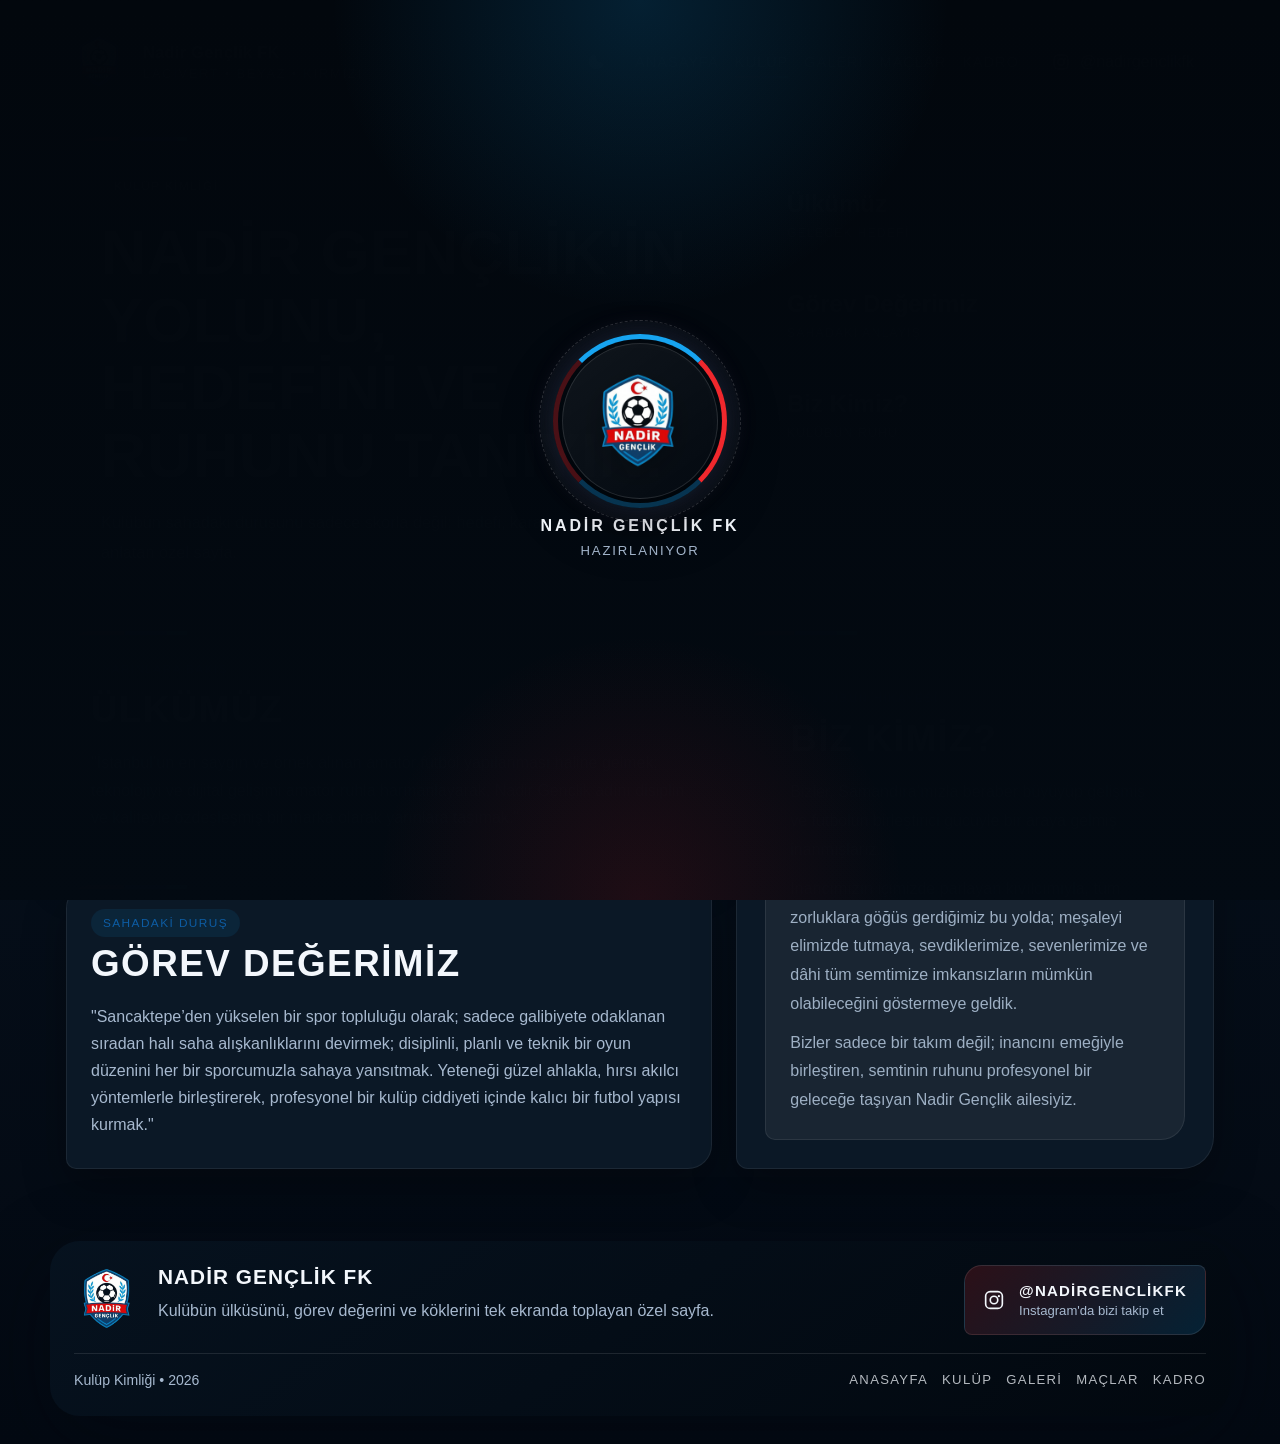
<file: kulup.html>
<!DOCTYPE html>
<html lang="tr">
<head>
  <meta charset="UTF-8" />
  <meta name="viewport" content="width=device-width, initial-scale=1.0" />
  <meta name="theme-color" content="#071b34" />
  <title>Kulüp - Nadir Gençlik FK</title>
  <link rel="icon" type="image/png" href="logo.png" />
  <link rel="stylesheet" href="styles.css" />
</head>
<body class="club-page is-loading">
  <div class="page-loader" id="page-loader" aria-hidden="true">
    <div class="loader-core">
      <div class="loader-ring">
        <img src="logo.png" alt="Nadir Gençlik FK logosu" />
      </div>
      <div class="loader-copy">
        <strong>Nadir Gençlik FK</strong>
        <span>Hazırlanıyor</span>
      </div>
    </div>
  </div>
  <div class="cursor-ring" id="cursor-ring" aria-hidden="true"></div>
  <div class="cursor-dot" id="cursor-dot" aria-hidden="true"></div>

  <header class="site-header">
    <nav class="nav-shell" aria-label="Ana menü">
      <a class="nav-logo" href="index.html">
        <img src="logo.png" alt="Nadir Gençlik FK logosu" />
        <div class="logo-copy">
          <span class="logo-name">Nadir Gençlik FK</span>
          <span class="logo-sub">Lacivert • Beyaz • Kırmızı</span>
        </div>
      </a>
      <button class="nav-toggle" id="nav-toggle" type="button" aria-label="Menüyü aç" aria-expanded="false" aria-controls="nav-actions">
        <span class="nav-toggle-lines" aria-hidden="true">
          <span></span>
          <span></span>
          <span></span>
        </span>
      </button>
      <div class="nav-actions" id="nav-actions">
        <button class="theme-toggle" id="theme-toggle" type="button" aria-label="Temayı değiştir">
          <svg viewBox="0 0 24 24" aria-hidden="true"><path d="M21 12.8A8.99 8.99 0 0 1 11.2 3a1 1 0 0 0-1.14-1A10 10 0 1 0 22 13.94a1 1 0 0 0-1-1.14Z"/></svg>
        </button>
        <div class="nav-links">
          <a href="index.html">Anasayfa</a>
          <a href="kulup.html" aria-current="page">Kulüp</a>
          <a href="galeri.html">Galeri</a>
          <a href="mac-sonuclari.html">Maçlar</a>
          <a href="kadro.html">Kadro</a>
        </div>
        <a class="social-pill" href="https://instagram.com/nadirgenclikfk" target="_blank" rel="noopener noreferrer" aria-label="Instagram hesabı">
          <svg viewBox="0 0 24 24" aria-hidden="true"><path d="M7.75 2h8.5A5.75 5.75 0 0 1 22 7.75v8.5A5.75 5.75 0 0 1 16.25 22h-8.5A5.75 5.75 0 0 1 2 16.25v-8.5A5.75 5.75 0 0 1 7.75 2Zm0 1.8A3.95 3.95 0 0 0 3.8 7.75v8.5A3.95 3.95 0 0 0 7.75 20.2h8.5a3.95 3.95 0 0 0 3.95-3.95v-8.5a3.95 3.95 0 0 0-3.95-3.95h-8.5ZM12 7a5 5 0 1 1 0 10 5 5 0 0 1 0-10Zm0 1.8A3.2 3.2 0 1 0 12 15.2 3.2 3.2 0 0 0 12 8.8Zm5.35-2.15a1.2 1.2 0 1 1 0 2.4 1.2 1.2 0 0 1 0-2.4Z"/></svg>
          <span>@nadirgenclikfk</span>
        </a>
      </div>
    </nav>
  </header>

  <main class="page-shell">
    <section class="panel hero-panel page-hero">
      <div class="page-hero-grid">
        <div class="page-copy">
          <span class="page-tag">Kulüp Kimliği</span>
          <h1>Nadir Gençlik'in yolunu, hedefini ve ruhunu tanıyın.</h1>
          <p>Kulübün sahadaki duruşunu sadece skorla değil; hedefi, karakteri ve geldiği yerle birlikte anlatan özel sayfa.</p>
        </div>

        <div class="page-summary">
          <div class="summary-card">
            <strong>Ülkümüz</strong>
            <span>Gelecek hedefi</span>
          </div>
          <div class="summary-card">
            <strong>Görev Değerimiz</strong>
            <span>Sahadaki anlayış</span>
          </div>
          <div class="summary-card">
            <strong>Biz Kimiz?</strong>
            <span>Kulübün ruhu</span>
          </div>
        </div>
      </div>
    </section>

    <section class="section-block results-grid">
      <div class="results-stack">
        <article class="panel note-card">
          <div class="section-head">
            <span class="section-kicker">Yarınlara Bakış</span>
            <h2 class="results-title">Ülkümüz</h2>
          </div>
          <p>"İstanbul’un en saygın ve örnek alınan amatör futbol yapılanması haline gelmek; teknolojiyi ve dijital gelişimi amatör ruhla harmanlayarak, Nadir Gençlik adını disiplin ve kaliteyle özdeşleşmiş bir marka olarak yarınlara taşımak."</p>
        </article>

        <article class="panel note-card">
          <div class="section-head">
            <span class="section-kicker">Sahadaki Duruş</span>
            <h2 class="results-title">Görev Değerimiz</h2>
          </div>
          <p>"Sancaktepe’den yükselen bir spor topluluğu olarak; sadece galibiyete odaklanan sıradan halı saha alışkanlıklarını devirmek; disiplinli, planlı ve teknik bir oyun düzenini her bir sporcumuzla sahaya yansıtmak. Yeteneği güzel ahlakla, hırsı akılcı yöntemlerle birleştirerek, profesyonel bir kulüp ciddiyeti içinde kalıcı bir futbol yapısı kurmak."</p>
        </article>
      </div>

      <aside class="panel results-aside">
        <article class="note-card">
          <div class="section-head">
            <span class="section-kicker">Kulübün Hikayesi</span>
            <h2 class="results-title">Biz Kimiz?</h2>
          </div>
          <p>Bizler, Samandıra’mızla beraber büyüyüp gelişmiş ve futbolun birleştirici gücüyle bir araya gelmiş inanmışlarız.</p>
          <p>İnancımızın içimizde parlayan kıvılcımıyla, tüm zorluklara göğüs gerdiğimiz bu yolda; meşaleyi elimizde tutmaya, sevdiklerimize, sevenlerimize ve dâhi tüm semtimize imkansızların mümkün olabileceğini göstermeye geldik.</p>
          <p>Bizler sadece bir takım değil; inancını emeğiyle birleştiren, semtinin ruhunu profesyonel bir geleceğe taşıyan Nadir Gençlik ailesiyiz.</p>
        </article>
      </aside>
    </section>
  </main>

  <footer class="site-footer">
    <div class="footer-shell">
      <div class="footer-main">
        <div class="footer-brand">
          <img src="logo.png" alt="Nadir Gençlik FK logosu" />
          <div>
            <strong>Nadir Gençlik FK</strong>
            <p>Kulübün ülküsünü, görev değerini ve köklerini tek ekranda toplayan özel sayfa.</p>
          </div>
        </div>

        <a class="footer-social-card" href="https://instagram.com/nadirgenclikfk" target="_blank" rel="noopener noreferrer" aria-label="Instagram hesabı">
          <svg class="social-icon" viewBox="0 0 24 24" aria-hidden="true"><path d="M7.75 2h8.5A5.75 5.75 0 0 1 22 7.75v8.5A5.75 5.75 0 0 1 16.25 22h-8.5A5.75 5.75 0 0 1 2 16.25v-8.5A5.75 5.75 0 0 1 7.75 2Zm0 1.8A3.95 3.95 0 0 0 3.8 7.75v8.5A3.95 3.95 0 0 0 7.75 20.2h8.5a3.95 3.95 0 0 0 3.95-3.95v-8.5a3.95 3.95 0 0 0-3.95-3.95h-8.5ZM12 7a5 5 0 1 1 0 10 5 5 0 0 1 0-10Zm0 1.8A3.2 3.2 0 1 0 12 15.2 3.2 3.2 0 0 0 12 8.8Zm5.35-2.15a1.2 1.2 0 1 1 0 2.4 1.2 1.2 0 0 1 0-2.4Z"/></svg>
          <div class="footer-social-copy">
            <strong>@nadirgenclikfk</strong>
            <span>Instagram'da bizi takip et</span>
          </div>
        </a>
      </div>

      <div class="footer-bottom">
        <div class="footer-note">Kulüp Kimliği • 2026</div>
        <div class="footer-nav">
          <a href="index.html">Anasayfa</a>
          <a href="kulup.html">Kulüp</a>
          <a href="galeri.html">Galeri</a>
          <a href="mac-sonuclari.html">Maçlar</a>
          <a href="kadro.html">Kadro</a>
        </div>
      </div>
    </div>
  </footer>

  <script>
    var loaderStart = Date.now();

    (function () {
      var savedTheme = localStorage.getItem("ngf-theme");
      if (savedTheme === "light" || savedTheme === "dark") {
        document.body.setAttribute("data-theme", savedTheme);
      }
    })();

    window.addEventListener("load", function () {
      var loader = document.getElementById("page-loader");
      if (!loader) return;
      var elapsed = Date.now() - loaderStart;
      var remaining = Math.max(0, 1800 - elapsed);
      window.setTimeout(function () {
        document.body.classList.remove("is-loading");
        loader.classList.add("is-hidden");
        window.setTimeout(function () {
          loader.remove();
        }, 500);
      }, remaining);
    });

    (function () {
      var themeToggle = document.getElementById("theme-toggle");

      if (themeToggle) {
        function updateThemeToggleLabel() {
          var isLight = document.body.getAttribute("data-theme") === "light";
          themeToggle.setAttribute("aria-label", isLight ? "Karanlık temaya geç" : "Beyaz temaya geç");
        }

        updateThemeToggleLabel();

        themeToggle.addEventListener("click", function () {
          var currentTheme = document.body.getAttribute("data-theme") === "light" ? "light" : "dark";
          var nextTheme = currentTheme === "light" ? "dark" : "light";
          document.body.setAttribute("data-theme", nextTheme);
          localStorage.setItem("ngf-theme", nextTheme);
          updateThemeToggleLabel();
        });
      }

      var navToggle = document.getElementById("nav-toggle");
      var navActions = document.getElementById("nav-actions");
      var navShell = document.querySelector(".nav-shell");

      if (navToggle && navActions && navShell) {
        navToggle.addEventListener("click", function () {
          var isOpen = navShell.classList.toggle("is-open");
          navToggle.setAttribute("aria-expanded", String(isOpen));
          navToggle.setAttribute("aria-label", isOpen ? "Menüyü kapat" : "Menüyü aç");
        });

        navActions.querySelectorAll("a").forEach(function (link) {
          link.addEventListener("click", function () {
            navShell.classList.remove("is-open");
            navToggle.setAttribute("aria-expanded", "false");
            navToggle.setAttribute("aria-label", "Menüyü aç");
          });
        });
      }

      if (!window.matchMedia("(pointer: fine)").matches) return;

      var ring = document.getElementById("cursor-ring");
      var dot = document.getElementById("cursor-dot");
      if (!ring || !dot) return;

      document.body.classList.add("has-fancy-cursor");

      var ringX = window.innerWidth / 2;
      var ringY = window.innerHeight / 2;
      var mouseX = ringX;
      var mouseY = ringY;

      function animate() {
        ringX += (mouseX - ringX) * 0.18;
        ringY += (mouseY - ringY) * 0.18;
        ring.style.transform = "translate(" + ringX + "px, " + ringY + "px) translate(-50%, -50%)";
        dot.style.transform = "translate(" + mouseX + "px, " + mouseY + "px) translate(-50%, -50%)";
        window.requestAnimationFrame(animate);
      }

      window.addEventListener("mousemove", function (event) {
        mouseX = event.clientX;
        mouseY = event.clientY;
        ring.classList.add("is-visible");
        dot.classList.add("is-visible");
      });

      window.addEventListener("mouseout", function () {
        ring.classList.remove("is-visible");
        dot.classList.remove("is-visible");
      });

      document.querySelectorAll("a, button, .button, .social-pill, .footer-social-card, .video-card, .player-card, .match-row, .result-card, .tag-chip").forEach(function (item) {
        item.addEventListener("mouseenter", function () {
          ring.classList.add("is-active");
          dot.classList.add("is-active");
        });
        item.addEventListener("mouseleave", function () {
          ring.classList.remove("is-active");
          dot.classList.remove("is-active");
        });
      });

      animate();
    })();
  </script>
</body>
</html>
</file>
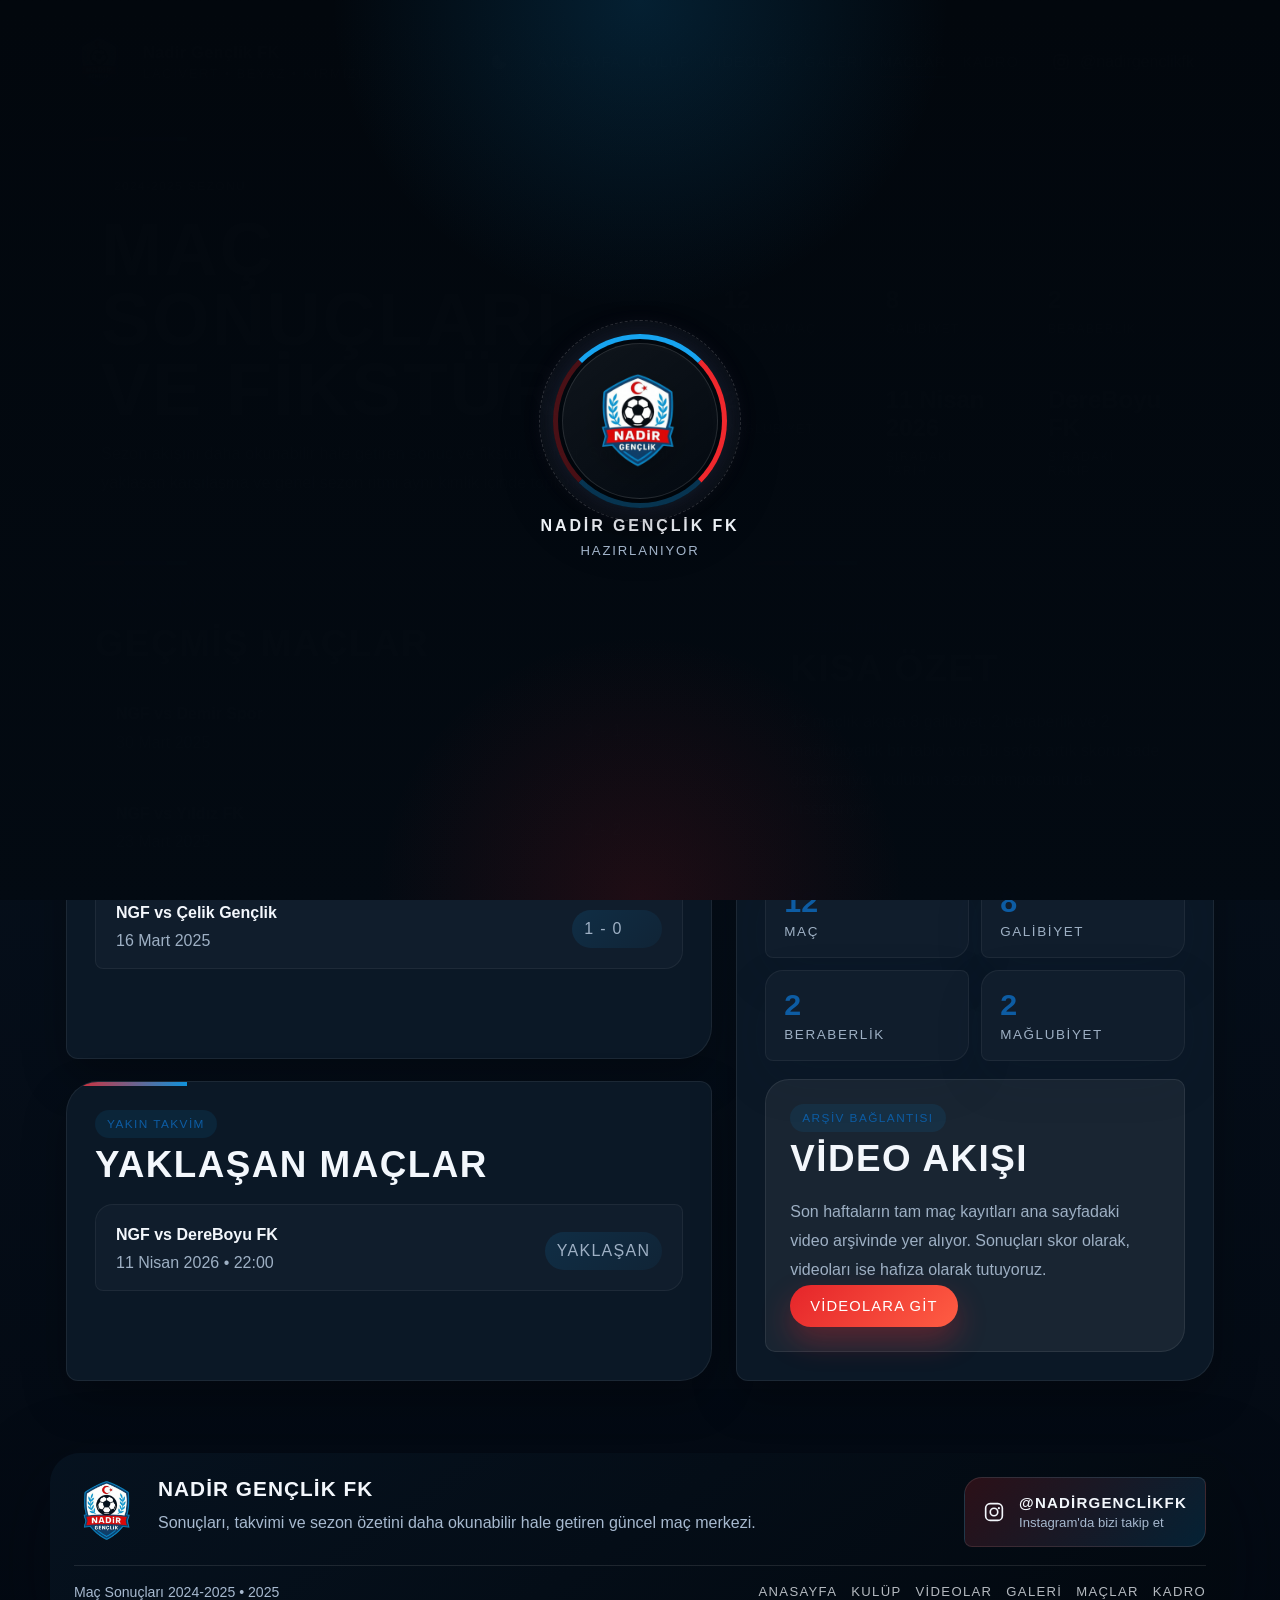
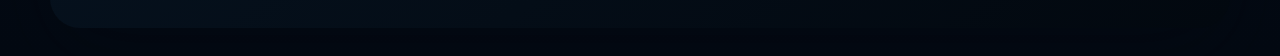
<file: mac-sonuclari.html>
<!DOCTYPE html>
<html lang="tr">
<head>
  <meta charset="UTF-8" />
  <meta name="viewport" content="width=device-width, initial-scale=1.0" />
  <meta name="theme-color" content="#071b34" />
  <title>Maç Sonuçları - Nadir Gençlik FK</title>
  <link rel="icon" type="image/png" href="logo.png" />
  <link rel="stylesheet" href="styles.css" />
</head>
<body class="fixtures-page is-loading">
  <div class="page-loader" id="page-loader" aria-hidden="true">
    <div class="loader-core">
      <div class="loader-ring">
        <img src="logo.png" alt="Nadir Gençlik FK logosu" />
      </div>
      <div class="loader-copy">
        <strong>Nadir Gençlik FK</strong>
        <span>Hazırlanıyor</span>
      </div>
    </div>
  </div>
  <div class="cursor-ring" id="cursor-ring" aria-hidden="true"></div>
  <div class="cursor-dot" id="cursor-dot" aria-hidden="true"></div>
  <header class="site-header">
    <nav class="nav-shell" aria-label="Ana menü">
      <a class="nav-logo" href="index.html">
        <img src="logo.png" alt="Nadir Gençlik FK logosu" />
        <div class="logo-copy">
          <span class="logo-name">Nadir Gençlik FK</span>
          <span class="logo-sub">Lacivert • Beyaz • Kırmızı</span>
        </div>
      </a>
      <button class="nav-toggle" id="nav-toggle" type="button" aria-label="Menüyü aç" aria-expanded="false" aria-controls="nav-actions">
        <span class="nav-toggle-lines" aria-hidden="true">
          <span></span>
          <span></span>
          <span></span>
        </span>
      </button>
      <div class="nav-actions" id="nav-actions">
        <button class="theme-toggle" id="theme-toggle" type="button" aria-label="Temayı değiştir">
          <svg viewBox="0 0 24 24" aria-hidden="true"><path d="M21 12.8A8.99 8.99 0 0 1 11.2 3a1 1 0 0 0-1.14-1A10 10 0 1 0 22 13.94a1 1 0 0 0-1-1.14Z"/></svg>
        </button>
        <div class="nav-links">
          <a href="index.html">Anasayfa</a>
          <a href="kulup.html">Kulüp</a>
          <a href="index.html#videolar">Videolar</a>
          <a href="galeri.html">Galeri</a>
          <a href="mac-sonuclari.html" aria-current="page">Maçlar</a>
          <a href="kadro.html">Kadro</a>
        </div>
        <a class="social-pill" href="https://instagram.com/nadirgenclikfk" target="_blank" rel="noopener noreferrer" aria-label="Instagram hesabı">
          <svg viewBox="0 0 24 24" aria-hidden="true"><path d="M7.75 2h8.5A5.75 5.75 0 0 1 22 7.75v8.5A5.75 5.75 0 0 1 16.25 22h-8.5A5.75 5.75 0 0 1 2 16.25v-8.5A5.75 5.75 0 0 1 7.75 2Zm0 1.8A3.95 3.95 0 0 0 3.8 7.75v8.5A3.95 3.95 0 0 0 7.75 20.2h8.5a3.95 3.95 0 0 0 3.95-3.95v-8.5a3.95 3.95 0 0 0-3.95-3.95h-8.5ZM12 7a5 5 0 1 1 0 10 5 5 0 0 1 0-10Zm0 1.8A3.2 3.2 0 1 0 12 15.2 3.2 3.2 0 0 0 12 8.8Zm5.35-2.15a1.2 1.2 0 1 1 0 2.4 1.2 1.2 0 0 1 0-2.4Z"/></svg>
          <span>@nadirgenclikfk</span>
        </a>
      </div>
    </nav>
  </header>

  <main class="page-shell">
    <section class="panel hero-panel page-hero">
      <div class="page-hero-grid">
        <div class="page-copy">
          <span class="page-tag">2024-2025 Sezonu</span>
          <h1>Maç Sonuçları ve Fikstür</h1>
          <p>Sezon akışını daha okunabilir hale getiren sonuç ve fikstür sayfası. Son maçlar, yaklaşan karşılaşma ve genel sezon ritmi aynı kimlik içinde toplandı.</p>
        </div>

        <div class="page-summary">
          <div class="summary-card">
            <strong>12</strong>
            <span>Toplam Maç</span>
          </div>
          <div class="summary-card">
            <strong>8</strong>
            <span>Galibiyet</span>
          </div>
          <div class="summary-card">
            <strong>2</strong>
            <span>Beraberlik</span>
          </div>
          <div class="summary-card">
            <strong>2</strong>
            <span>Mağlubiyet</span>
          </div>
          <div class="summary-card">
            <strong>11 Nisan 2026</strong>
            <span>Sıradaki Tarih</span>
          </div>
          <div class="summary-card">
            <strong>DereBoyu FK</strong>
            <span>Sıradaki Rakip</span>
          </div>
        </div>
      </div>
    </section>

    <section class="section-block results-grid">
      <div class="results-stack">
        <article class="panel results-panel">
          <div class="section-head">
            <span class="section-kicker">Skor Arşivi</span>
            <h2 class="results-title">Geçmiş Maçlar</h2>
          </div>
          <div class="fixture-stack">
            <article class="result-card">
              <div class="result-meta">
                <div>
                  <strong>NGF vs Demir Spor</strong>
                  <span>30 Mart 2025</span>
                </div>
                <span class="result-score">3 - 1</span>
              </div>
            </article>
            <article class="result-card">
              <div class="result-meta">
                <div>
                  <strong>NGF vs Yıldız FK</strong>
                  <span>23 Mart 2025</span>
                </div>
                <span class="result-score">2 - 2</span>
              </div>
            </article>
            <article class="result-card">
              <div class="result-meta">
                <div>
                  <strong>NGF vs Çelik Gençlik</strong>
                  <span>16 Mart 2025</span>
                </div>
                <span class="result-score">1 - 0</span>
              </div>
            </article>
          </div>
        </article>

        <article class="panel results-panel">
          <div class="section-head">
            <span class="section-kicker">Yakın Takvim</span>
            <h2 class="results-title">Yaklaşan Maçlar</h2>
          </div>
          <div class="fixture-stack">
            <article class="result-card">
              <div class="result-meta">
                <div>
                  <strong>NGF vs DereBoyu FK</strong>
                  <span>11 Nisan 2026 • 22:00</span>
                </div>
                <span class="result-score">Yaklaşan</span>
              </div>
            </article>
          </div>
        </article>
      </div>

      <aside class="panel results-aside">
        <article class="note-card">
          <div class="section-head">
            <span class="section-kicker">Sezon Ritmi</span>
            <h2 class="results-title">Kısa Özet</h2>
          </div>
          <p>12 maçlık akışta 8 galibiyet, 2 beraberlik ve 2 mağlubiyetlik bir tablo var. Bu sayfa artık skoru sade göstermiyor; kulübün sezon temposunu da hissettiriyor.</p>
        </article>

        <div class="record-grid">
          <article class="stat-card">
            <strong>12</strong>
            <span>Maç</span>
          </article>
          <article class="stat-card">
            <strong>8</strong>
            <span>Galibiyet</span>
          </article>
          <article class="stat-card">
            <strong>2</strong>
            <span>Beraberlik</span>
          </article>
          <article class="stat-card">
            <strong>2</strong>
            <span>Mağlubiyet</span>
          </article>
        </div>

        <article class="note-card">
          <div class="section-head">
            <span class="section-kicker">Arşiv Bağlantısı</span>
            <h2 class="results-title">Video Akışı</h2>
          </div>
          <p>Son haftaların tam maç kayıtları ana sayfadaki video arşivinde yer alıyor. Sonuçları skor olarak, videoları ise hafıza olarak tutuyoruz.</p>
          <div class="hero-actions">
            <a class="button button-primary" href="index.html#videolar">Videolara Git</a>
          </div>
        </article>
      </aside>
    </section>
  </main>

  <footer class="site-footer">
    <div class="footer-shell">
      <div class="footer-main">
        <div class="footer-brand">
          <img src="logo.png" alt="Nadir Gençlik FK logosu" />
          <div>
            <strong>Nadir Gençlik FK</strong>
            <p>Sonuçları, takvimi ve sezon özetini daha okunabilir hale getiren güncel maç merkezi.</p>
          </div>
        </div>

        <a class="footer-social-card" href="https://instagram.com/nadirgenclikfk" target="_blank" rel="noopener noreferrer" aria-label="Instagram hesabı">
          <svg class="social-icon" viewBox="0 0 24 24" aria-hidden="true"><path d="M7.75 2h8.5A5.75 5.75 0 0 1 22 7.75v8.5A5.75 5.75 0 0 1 16.25 22h-8.5A5.75 5.75 0 0 1 2 16.25v-8.5A5.75 5.75 0 0 1 7.75 2Zm0 1.8A3.95 3.95 0 0 0 3.8 7.75v8.5A3.95 3.95 0 0 0 7.75 20.2h8.5a3.95 3.95 0 0 0 3.95-3.95v-8.5a3.95 3.95 0 0 0-3.95-3.95h-8.5ZM12 7a5 5 0 1 1 0 10 5 5 0 0 1 0-10Zm0 1.8A3.2 3.2 0 1 0 12 15.2 3.2 3.2 0 0 0 12 8.8Zm5.35-2.15a1.2 1.2 0 1 1 0 2.4 1.2 1.2 0 0 1 0-2.4Z"/></svg>
          <div class="footer-social-copy">
            <strong>@nadirgenclikfk</strong>
            <span>Instagram'da bizi takip et</span>
          </div>
        </a>
      </div>

      <div class="footer-bottom">
        <div class="footer-note">Maç Sonuçları 2024-2025 • 2025</div>
        <div class="footer-nav">
          <a href="index.html">Anasayfa</a>
          <a href="kulup.html">Kulüp</a>
          <a href="index.html#videolar">Videolar</a>
          <a href="galeri.html">Galeri</a>
          <a href="mac-sonuclari.html">Maçlar</a>
          <a href="kadro.html">Kadro</a>
        </div>
      </div>
    </div>
  </footer>
  <script>
    var loaderStart = Date.now();

    (function () {
      var savedTheme = localStorage.getItem("ngf-theme");
      if (savedTheme === "light" || savedTheme === "dark") {
        document.body.setAttribute("data-theme", savedTheme);
      }
    })();

    window.addEventListener("load", function () {
      var loader = document.getElementById("page-loader");
      if (!loader) return;
      var elapsed = Date.now() - loaderStart;
      var remaining = Math.max(0, 1800 - elapsed);
      window.setTimeout(function () {
        document.body.classList.remove("is-loading");
        loader.classList.add("is-hidden");
        window.setTimeout(function () {
          loader.remove();
        }, 500);
      }, remaining);
    });

    (function () {
      var themeToggle = document.getElementById("theme-toggle");

      if (themeToggle) {
        function updateThemeToggleLabel() {
          var isLight = document.body.getAttribute("data-theme") === "light";
          themeToggle.setAttribute("aria-label", isLight ? "Karanlık temaya geç" : "Beyaz temaya geç");
        }

        updateThemeToggleLabel();

        themeToggle.addEventListener("click", function () {
          var currentTheme = document.body.getAttribute("data-theme") === "light" ? "light" : "dark";
          var nextTheme = currentTheme === "light" ? "dark" : "light";
          document.body.setAttribute("data-theme", nextTheme);
          localStorage.setItem("ngf-theme", nextTheme);
          updateThemeToggleLabel();
        });
      }

      var navToggle = document.getElementById("nav-toggle");
      var navActions = document.getElementById("nav-actions");
      var navShell = document.querySelector(".nav-shell");

      if (navToggle && navActions && navShell) {
        navToggle.addEventListener("click", function () {
          var isOpen = navShell.classList.toggle("is-open");
          navToggle.setAttribute("aria-expanded", String(isOpen));
          navToggle.setAttribute("aria-label", isOpen ? "Menüyü kapat" : "Menüyü aç");
        });

        navActions.querySelectorAll("a").forEach(function (link) {
          link.addEventListener("click", function () {
            navShell.classList.remove("is-open");
            navToggle.setAttribute("aria-expanded", "false");
            navToggle.setAttribute("aria-label", "Menüyü aç");
          });
        });
      }

      if (!window.matchMedia("(pointer: fine)").matches) return;

      var ring = document.getElementById("cursor-ring");
      var dot = document.getElementById("cursor-dot");
      if (!ring || !dot) return;

      document.body.classList.add("has-fancy-cursor");

      var ringX = window.innerWidth / 2;
      var ringY = window.innerHeight / 2;
      var mouseX = ringX;
      var mouseY = ringY;

      function animate() {
        ringX += (mouseX - ringX) * 0.18;
        ringY += (mouseY - ringY) * 0.18;
        ring.style.transform = "translate(" + ringX + "px, " + ringY + "px) translate(-50%, -50%)";
        dot.style.transform = "translate(" + mouseX + "px, " + mouseY + "px) translate(-50%, -50%)";
        window.requestAnimationFrame(animate);
      }

      window.addEventListener("mousemove", function (event) {
        mouseX = event.clientX;
        mouseY = event.clientY;
        ring.classList.add("is-visible");
        dot.classList.add("is-visible");
      });

      window.addEventListener("mouseout", function () {
        ring.classList.remove("is-visible");
        dot.classList.remove("is-visible");
      });

      document.querySelectorAll("a, button, .button, .social-pill, .footer-social-card, .video-card, .player-card, .match-row, .result-card, .tag-chip").forEach(function (item) {
        item.addEventListener("mouseenter", function () {
          ring.classList.add("is-active");
          dot.classList.add("is-active");
        });
        item.addEventListener("mouseleave", function () {
          ring.classList.remove("is-active");
          dot.classList.remove("is-active");
        });
      });

      animate();
    })();
  </script>
</body>
</html>
</file>
<file: styles.css>
﻿:root {
  --bg-top: #06111e;
  --bg-deep: #0a1b30;
  --bg-panel: rgba(8, 24, 42, 0.92);
  --bg-panel-soft: rgba(10, 31, 53, 0.82);
  --bg-card: #ffffff;
  --bg-muted: #edf2f8;
  --line-dark: rgba(255, 255, 255, 0.12);
  --line-light: rgba(8, 24, 42, 0.1);
  --text-light: #f3f7fc;
  --text-soft: #a7b9cf;
  --text-dark: #0c1a2c;
  --text-muted: #5c6c80;
  --brand-blue: #1092db;
  --brand-blue-deep: #0d5ca3;
  --brand-red: #e5252a;
  --brand-cream: #f3eee6;
  --pitch-green: #166343;
  --pitch-green-deep: #0f5135;
  --shadow-dark: 0 24px 80px rgba(0, 7, 16, 0.38);
  --shadow-light: 0 18px 50px rgba(10, 28, 47, 0.12);
  --radius-lg: 32px 12px 32px 12px;
  --radius-md: 24px 10px 24px 10px;
  --radius-sm: 18px 8px 18px 8px;
  --max-width: 1180px;
  --page-bg:
    radial-gradient(circle at top left, rgba(16, 146, 219, 0.22), transparent 26%),
    radial-gradient(circle at top right, rgba(229, 37, 42, 0.14), transparent 24%),
    linear-gradient(180deg, var(--bg-top) 0, #0a1625 24rem, #f2f5fa 24rem, #edf2f8 100%);
  --nav-surface: rgba(7, 20, 35, 0.76);
  --nav-border: rgba(255, 255, 255, 0.12);
  --nav-link-bg-mobile: rgba(255, 255, 255, 0.05);
  --hero-surface:
    radial-gradient(circle at top right, rgba(16, 146, 219, 0.2), transparent 28%),
    radial-gradient(circle at bottom left, rgba(229, 37, 42, 0.18), transparent 24%),
    linear-gradient(145deg, rgba(11, 33, 58, 0.98), rgba(6, 16, 28, 0.98));
  --hero-grid-line: rgba(255, 255, 255, 0.03);
  --dark-panel-surface: linear-gradient(160deg, rgba(11, 34, 59, 0.97), rgba(7, 20, 35, 0.98));
  --footer-surface: linear-gradient(145deg, rgba(11, 34, 59, 0.98), rgba(7, 20, 35, 0.98));
  --loader-surface:
    radial-gradient(circle at top, rgba(16, 146, 219, 0.24), transparent 32%),
    radial-gradient(circle at bottom, rgba(229, 37, 42, 0.18), transparent 28%),
    linear-gradient(180deg, rgba(4, 13, 24, 0.98), rgba(8, 24, 42, 0.99));
  --theme-toggle-surface: rgba(255, 255, 255, 0.08);
  --theme-toggle-border: rgba(255, 255, 255, 0.14);
  --theme-toggle-text: var(--text-light);
}

* {
  box-sizing: border-box;
}

html {
  scroll-behavior: smooth;
}

body {
  margin: 0;
  font-family: "Trebuchet MS", Verdana, sans-serif;
  color: var(--text-dark);
  background: var(--page-bg);
  overflow-x: hidden;
}

body[data-theme="light"] {
  --bg-top: #dfeaf7;
  --bg-deep: #eef4fb;
  --bg-panel: rgba(255, 255, 255, 0.96);
  --bg-panel-soft: rgba(244, 248, 253, 0.96);
  --bg-card: #ffffff;
  --bg-muted: #f4f7fb;
  --line-dark: rgba(10, 28, 47, 0.1);
  --line-light: rgba(10, 28, 47, 0.08);
  --text-light: #10233a;
  --text-soft: #607086;
  --text-dark: #0c1a2c;
  --text-muted: #5f6e81;
  --page-bg:
    radial-gradient(circle at top left, rgba(16, 146, 219, 0.16), transparent 26%),
    radial-gradient(circle at top right, rgba(229, 37, 42, 0.09), transparent 22%),
    linear-gradient(180deg, #edf4fb 0, #f7fafd 24rem, #eef3f8 24rem, #e7edf5 100%);
  --nav-surface: rgba(255, 255, 255, 0.88);
  --nav-border: rgba(10, 28, 47, 0.1);
  --nav-link-bg-mobile: rgba(10, 28, 47, 0.04);
  --hero-surface:
    radial-gradient(circle at top right, rgba(16, 146, 219, 0.14), transparent 28%),
    radial-gradient(circle at bottom left, rgba(229, 37, 42, 0.1), transparent 24%),
    linear-gradient(145deg, rgba(255, 255, 255, 0.98), rgba(241, 246, 252, 0.98));
  --hero-grid-line: rgba(10, 28, 47, 0.04);
  --dark-panel-surface: linear-gradient(160deg, rgba(255, 255, 255, 0.98), rgba(242, 247, 252, 0.98));
  --footer-surface: linear-gradient(145deg, rgba(255, 255, 255, 0.98), rgba(242, 247, 252, 0.98));
  --loader-surface:
    radial-gradient(circle at top, rgba(16, 146, 219, 0.16), transparent 32%),
    radial-gradient(circle at bottom, rgba(229, 37, 42, 0.1), transparent 28%),
    linear-gradient(180deg, rgba(243, 247, 252, 0.98), rgba(232, 238, 246, 0.99));
  --theme-toggle-surface: rgba(10, 28, 47, 0.06);
  --theme-toggle-border: rgba(10, 28, 47, 0.12);
  --theme-toggle-text: var(--text-dark);
}

body:not([data-theme="light"]) {
  --page-bg:
    radial-gradient(circle at top left, rgba(16, 146, 219, 0.16), transparent 22%),
    radial-gradient(circle at top right, rgba(229, 37, 42, 0.12), transparent 20%),
    linear-gradient(180deg, #020811 0, #06101c 18rem, #07121f 18rem, #030912 100%);
  --nav-surface: rgba(3, 11, 20, 0.9);
  --nav-border: rgba(255, 255, 255, 0.08);
  --hero-surface:
    radial-gradient(circle at top right, rgba(16, 146, 219, 0.16), transparent 28%),
    radial-gradient(circle at bottom left, rgba(229, 37, 42, 0.12), transparent 24%),
    linear-gradient(145deg, rgba(6, 18, 31, 0.99), rgba(2, 8, 15, 0.99));
  --dark-panel-surface: linear-gradient(160deg, rgba(7, 20, 35, 0.98), rgba(2, 9, 16, 0.99));
  --footer-surface: linear-gradient(145deg, rgba(6, 18, 31, 0.99), rgba(2, 8, 15, 0.99));
  --loader-surface:
    radial-gradient(circle at top, rgba(16, 146, 219, 0.18), transparent 28%),
    radial-gradient(circle at bottom, rgba(229, 37, 42, 0.12), transparent 24%),
    linear-gradient(180deg, rgba(2, 7, 13, 0.995), rgba(3, 10, 18, 0.995));
  --bg-card: #0b1826;
  --bg-muted: #101d2c;
  --text-dark: #edf4fb;
  --text-muted: #9eb0c4;
  --line-light: rgba(255, 255, 255, 0.08);
  --theme-toggle-surface: rgba(255, 255, 255, 0.06);
  --theme-toggle-border: rgba(255, 255, 255, 0.12);
  --theme-toggle-text: var(--text-light);
}

body.is-loading {
  overflow: hidden;
}

body::before,
body::after {
  content: "";
  position: fixed;
  inset: auto;
  pointer-events: none;
  z-index: -1;
}

body::before {
  top: 90px;
  left: -120px;
  width: 280px;
  height: 280px;
  border-radius: 50%;
  background: radial-gradient(circle, rgba(16, 146, 219, 0.18), transparent 68%);
}

body::after {
  top: 180px;
  right: -140px;
  width: 340px;
  height: 340px;
  border-radius: 50%;
  background: radial-gradient(circle, rgba(229, 37, 42, 0.11), transparent 70%);
}

a {
  color: inherit;
  text-decoration: none;
}

img {
  display: block;
  max-width: 100%;
}

h1,
h2,
h3,
.nav-links a,
.eyebrow,
.section-kicker,
.page-tag,
.button,
.stat-value,
.mini-match-label,
.formation-pill,
.role-pill,
.social-pill span,
.footer-nav a {
  font-family: "Franklin Gothic Medium", "Arial Narrow", Arial, sans-serif;
}

.site-header {
  position: sticky;
  top: 0;
  z-index: 30;
  padding: 16px 16px 0;
}

.page-loader {
  position: fixed;
  inset: 0;
  z-index: 999;
  display: flex;
  align-items: center;
  justify-content: center;
  background: var(--loader-surface);
  opacity: 1;
  visibility: visible;
  transition: opacity 0.45s ease, visibility 0.45s ease;
}

.page-loader.is-hidden {
  opacity: 0;
  visibility: hidden;
}

.cursor-dot,
.cursor-ring {
  display: none;
}

@media (pointer: fine) {
  body.has-fancy-cursor,
  body.has-fancy-cursor a,
  body.has-fancy-cursor button,
  body.has-fancy-cursor .button,
  body.has-fancy-cursor .social-pill,
  body.has-fancy-cursor .footer-social-card,
  body.has-fancy-cursor .video-card,
  body.has-fancy-cursor .player-card,
  body.has-fancy-cursor .match-row,
  body.has-fancy-cursor .result-card,
  body.has-fancy-cursor .tag-chip,
  body.has-fancy-cursor .nav-links a {
    cursor: none;
  }

  .cursor-dot,
  .cursor-ring {
    display: block;
    position: fixed;
    left: 0;
    top: 0;
    pointer-events: none;
    z-index: 1001;
    transform: translate(-50%, -50%);
    opacity: 0;
    transition: opacity 0.22s ease, transform 0.18s ease, width 0.22s ease, height 0.22s ease, border-color 0.22s ease, background 0.22s ease;
  }

  .cursor-dot {
    width: 8px;
    height: 8px;
    border-radius: 50%;
    background: var(--brand-red);
    box-shadow: 0 0 16px rgba(229, 37, 42, 0.32);
  }

  .cursor-ring {
    width: 34px;
    height: 34px;
    border-radius: 50%;
    border: 1.5px solid rgba(16, 146, 219, 0.72);
    background: rgba(16, 146, 219, 0.08);
    backdrop-filter: blur(2px);
  }

  .cursor-dot.is-visible,
  .cursor-ring.is-visible {
    opacity: 1;
  }

  .cursor-ring.is-active {
    width: 52px;
    height: 52px;
    border-color: rgba(229, 37, 42, 0.7);
    background: rgba(229, 37, 42, 0.08);
  }

  .cursor-dot.is-active {
    transform: translate(-50%, -50%) scale(1.25);
    background: var(--brand-blue);
    box-shadow: 0 0 18px rgba(16, 146, 219, 0.34);
  }
}

.loader-core {
  display: flex;
  flex-direction: column;
  align-items: center;
  gap: 18px;
  text-align: center;
}

.loader-ring {
  position: relative;
  width: 156px;
  height: 156px;
  border-radius: 50%;
  display: flex;
  align-items: center;
  justify-content: center;
  background:
    linear-gradient(145deg, rgba(255, 255, 255, 0.06), rgba(255, 255, 255, 0.01));
  border: 1px solid rgba(255, 255, 255, 0.12);
  box-shadow: 0 20px 60px rgba(0, 0, 0, 0.34);
}

.loader-ring::before {
  content: "";
  position: absolute;
  inset: -10px;
  border-radius: 50%;
  border: 5px solid rgba(255, 255, 255, 0.08);
  border-top-color: #17a4f0;
  border-right-color: #f0282d;
  border-bottom-color: rgba(23, 164, 240, 0.3);
  border-left-color: rgba(240, 40, 45, 0.3);
  box-shadow:
    0 0 26px rgba(23, 164, 240, 0.18),
    0 0 34px rgba(240, 40, 45, 0.12);
  animation: spin-loader 1.15s linear infinite;
}

.loader-ring::after {
  content: "";
  position: absolute;
  inset: -24px;
  border-radius: 50%;
  border: 1px dashed rgba(255, 255, 255, 0.16);
  box-shadow: inset 0 0 24px rgba(255, 255, 255, 0.05);
  animation: spin-loader-reverse 6s linear infinite;
}

.loader-ring img {
  width: 106px;
  height: 106px;
  object-fit: contain;
  border-radius: 50%;
  background: transparent;
  padding: 0;
  filter: drop-shadow(0 10px 18px rgba(0, 0, 0, 0.28));
  animation: logo-pulse 1.5s ease-in-out infinite;
}

.loader-copy strong {
  display: block;
  color: var(--text-light);
  font-size: 1rem;
  letter-spacing: 0.18em;
  text-transform: uppercase;
}

.loader-copy span {
  display: block;
  margin-top: 8px;
  color: var(--text-soft);
  font-size: 0.82rem;
  letter-spacing: 0.14em;
  text-transform: uppercase;
}

.nav-shell {
  max-width: var(--max-width);
  margin: 0 auto;
  padding: 16px 20px;
  display: flex;
  align-items: center;
  justify-content: space-between;
  gap: 18px;
  background: var(--nav-surface);
  border: 1px solid var(--nav-border);
  backdrop-filter: blur(14px);
  border-radius: 22px;
  box-shadow: 0 18px 50px rgba(0, 6, 14, 0.24);
}

.nav-logo {
  display: flex;
  align-items: center;
  gap: 14px;
  min-width: 0;
}

.nav-logo img {
  width: 58px;
  height: 58px;
  object-fit: contain;
  filter: drop-shadow(0 6px 14px rgba(0, 0, 0, 0.35));
}

.logo-copy {
  display: flex;
  flex-direction: column;
  gap: 4px;
}

.logo-name {
  color: var(--text-light);
  font-size: 1.02rem;
  font-weight: 700;
  letter-spacing: 0.02em;
}

.logo-sub {
  color: var(--text-soft);
  font-size: 0.8rem;
  letter-spacing: 0.14em;
  text-transform: uppercase;
}

.nav-actions {
  display: flex;
  align-items: center;
  gap: 18px;
}

.nav-toggle {
  display: none;
  width: 52px;
  height: 52px;
  align-items: center;
  justify-content: center;
  padding: 0;
  border: 1px solid rgba(255, 255, 255, 0.12);
  border-radius: 16px;
  background: rgba(255, 255, 255, 0.06);
  color: var(--text-light);
}

.nav-toggle-lines {
  position: relative;
  width: 22px;
  height: 16px;
}

.nav-toggle-lines span {
  position: absolute;
  left: 0;
  width: 100%;
  height: 2px;
  border-radius: 999px;
  background: currentColor;
  transition: transform 0.25s ease, opacity 0.25s ease, top 0.25s ease;
}

.nav-toggle-lines span:nth-child(1) {
  top: 0;
}

.nav-toggle-lines span:nth-child(2) {
  top: 7px;
}

.nav-toggle-lines span:nth-child(3) {
  top: 14px;
}

.nav-shell.is-open .nav-toggle-lines span:nth-child(1) {
  top: 7px;
  transform: rotate(45deg);
}

.nav-shell.is-open .nav-toggle-lines span:nth-child(2) {
  opacity: 0;
}

.nav-shell.is-open .nav-toggle-lines span:nth-child(3) {
  top: 7px;
  transform: rotate(-45deg);
}

.nav-links {
  display: flex;
  flex-wrap: wrap;
  gap: 16px;
}

.nav-links a {
  position: relative;
  color: rgba(243, 247, 252, 0.74);
  font-size: 0.92rem;
  letter-spacing: 0.06em;
  text-transform: uppercase;
}

body[data-theme="light"] .nav-links a {
  color: rgba(12, 26, 44, 0.72);
}

body[data-theme="light"] .nav-links a:hover,
body[data-theme="light"] .nav-links a[aria-current="page"] {
  color: var(--text-dark);
}

.theme-toggle {
  display: inline-flex;
  align-items: center;
  justify-content: center;
  width: 42px;
  height: 42px;
  padding: 0;
  border-radius: 50%;
  border: 1px solid var(--theme-toggle-border);
  background: var(--theme-toggle-surface);
  color: var(--theme-toggle-text);
  transition: transform 0.25s ease, border-color 0.25s ease, background 0.25s ease;
}

.theme-toggle:hover {
  transform: translateY(-2px);
}

.theme-toggle svg {
  width: 18px;
  height: 18px;
  fill: currentColor;
}

.nav-links a::after {
  content: "";
  position: absolute;
  left: 0;
  bottom: -8px;
  width: 100%;
  height: 2px;
  background: linear-gradient(90deg, var(--brand-red), var(--brand-blue));
  transform: scaleX(0);
  transform-origin: left;
  transition: transform 0.25s ease;
}

.nav-links a:hover,
.nav-links a[aria-current="page"] {
  color: var(--text-light);
}

.nav-links a:hover::after,
.nav-links a[aria-current="page"]::after {
  transform: scaleX(1);
}

.social-pill {
  display: inline-flex;
  align-items: center;
  gap: 10px;
  padding: 10px 14px;
  border-radius: 999px;
  background: linear-gradient(135deg, rgba(229, 37, 42, 0.18), rgba(16, 146, 219, 0.18));
  border: 1px solid rgba(255, 255, 255, 0.14);
  color: var(--text-light);
  white-space: nowrap;
  transition: transform 0.25s ease, border-color 0.25s ease, background 0.25s ease;
}

.social-pill:hover,
.footer-social-card:hover {
  transform: translateY(-2px);
  border-color: rgba(255, 255, 255, 0.28);
}

.social-icon,
.social-pill svg {
  width: 18px;
  height: 18px;
  fill: currentColor;
  flex-shrink: 0;
}

.page-shell {
  max-width: var(--max-width);
  margin: 0 auto;
  padding: 28px 16px 72px;
}

.panel,
.stat-card,
.video-card,
.player-card,
.match-row,
.summary-card,
.note-card,
.result-card {
  animation: rise-in 0.8s ease both;
}

.panel {
  position: relative;
  overflow: hidden;
  background: var(--bg-card);
  border-radius: var(--radius-lg);
  box-shadow: var(--shadow-light);
  border: 1px solid rgba(10, 28, 47, 0.08);
}

.panel-dark {
  background: var(--dark-panel-surface);
  color: var(--text-light);
  box-shadow: var(--shadow-dark);
  border-color: var(--nav-border);
}

.panel-dark p,
.panel-dark li {
  color: var(--text-soft);
}

.panel::before,
.panel-dark::before {
  content: "";
  position: absolute;
  inset: 0 auto auto 0;
  width: 120px;
  height: 4px;
  background: linear-gradient(90deg, var(--brand-red), var(--brand-blue));
}

.hero-panel {
  padding: 44px;
  background: var(--hero-surface);
  color: var(--text-light);
  box-shadow: var(--shadow-dark);
  border-color: var(--nav-border);
}

.hero-panel::after {
  content: "";
  position: absolute;
  inset: 0;
  background:
    linear-gradient(var(--hero-grid-line) 1px, transparent 1px),
    linear-gradient(90deg, var(--hero-grid-line) 1px, transparent 1px);
  background-size: 32px 32px;
  mask-image: linear-gradient(180deg, rgba(0, 0, 0, 0.9), transparent 88%);
  pointer-events: none;
}

.hero-grid,
.page-hero-grid,
.home-grid,
.lineup-layout,
.results-grid {
  position: relative;
  z-index: 1;
  display: grid;
  gap: 24px;
}

.hero-grid {
  grid-template-columns: minmax(0, 1.3fr) minmax(320px, 0.9fr);
  align-items: stretch;
}

.eyebrow,
.page-tag,
.section-kicker,
.mini-match-label,
.formation-pill,
.role-pill {
  display: inline-flex;
  align-items: center;
  gap: 8px;
  padding: 7px 12px;
  border-radius: 999px;
  letter-spacing: 0.12em;
  text-transform: uppercase;
  font-size: 0.74rem;
}

.eyebrow,
.page-tag,
.mini-match-label,
.formation-pill {
  color: var(--brand-cream);
  border: 1px solid rgba(255, 255, 255, 0.14);
  background: rgba(255, 255, 255, 0.08);
}

.section-kicker {
  color: var(--brand-blue-deep);
  background: rgba(16, 146, 219, 0.1);
}

.hero-copy {
  display: flex;
  flex-direction: column;
  justify-content: space-between;
  gap: 22px;
}

.hero-copy h1,
.page-copy h1 {
  margin: 0;
  font-size: clamp(2.3rem, 6vw, 4.6rem);
  line-height: 0.95;
  letter-spacing: 0.03em;
  text-transform: uppercase;
}

.hero-copy p,
.page-copy p {
  margin: 0;
  max-width: 620px;
  font-size: 1.02rem;
  line-height: 1.8;
  color: var(--text-soft);
}

.hero-actions {
  display: flex;
  flex-wrap: wrap;
  gap: 12px;
}

.button {
  display: inline-flex;
  align-items: center;
  justify-content: center;
  gap: 10px;
  padding: 13px 20px;
  border-radius: 999px;
  font-size: 0.92rem;
  letter-spacing: 0.08em;
  text-transform: uppercase;
  transition: transform 0.25s ease, box-shadow 0.25s ease, background 0.25s ease;
}

.button-primary {
  background: linear-gradient(135deg, var(--brand-red), #ff5d43);
  color: #fff;
  box-shadow: 0 14px 30px rgba(229, 37, 42, 0.32);
}

.button-secondary {
  background: rgba(255, 255, 255, 0.08);
  color: var(--text-light);
  border: 1px solid rgba(255, 255, 255, 0.14);
}

.button:hover {
  transform: translateY(-2px);
}

.hero-metrics,
.page-summary {
  display: grid;
  grid-template-columns: repeat(3, minmax(0, 1fr));
  gap: 12px;
}

.hero-metrics > div,
.summary-card {
  padding: 18px;
  border-radius: var(--radius-sm);
  border: 1px solid var(--nav-border);
  background: var(--theme-toggle-surface);
}

.stat-value {
  display: block;
  font-size: 1.6rem;
  line-height: 1;
  color: var(--text-light);
  letter-spacing: 0.04em;
}

.stat-label {
  margin-top: 6px;
  display: block;
  font-size: 0.8rem;
  color: var(--text-soft);
  text-transform: uppercase;
  letter-spacing: 0.12em;
}

.hero-side {
  display: grid;
  gap: 18px;
}

.crest-card,
.mini-match,
.note-card,
.result-card {
  padding: 24px;
  border-radius: var(--radius-md);
  background: var(--theme-toggle-surface);
  border: 1px solid var(--nav-border);
}

.crest-card {
  display: grid;
  grid-template-columns: 112px 1fr;
  gap: 18px;
  align-items: center;
}

.crest-card img {
  width: 112px;
  height: 112px;
  object-fit: contain;
  filter: drop-shadow(0 12px 28px rgba(0, 0, 0, 0.28));
}

.crest-copy strong,
.mini-match strong,
.footer-brand strong {
  display: block;
  font-size: 1.3rem;
  letter-spacing: 0.05em;
  text-transform: uppercase;
}

.crest-copy p,
.mini-match p,
.note-card p,
.result-card p {
  margin: 8px 0 0;
  color: var(--text-soft);
  line-height: 1.7;
}

.mini-match-head {
  display: flex;
  justify-content: space-between;
  gap: 14px;
  align-items: start;
}

.mini-match-meta {
  color: var(--brand-cream);
  font-size: 1.05rem;
  line-height: 1.5;
}

.mini-vs {
  display: block;
  margin-top: 10px;
  font-size: 1.7rem;
  letter-spacing: 0.06em;
  text-transform: uppercase;
}

.hero-wordmark {
  position: absolute;
  right: 28px;
  bottom: 24px;
  font-family: "Franklin Gothic Medium", "Arial Narrow", Arial, sans-serif;
  font-size: clamp(4rem, 13vw, 10rem);
  line-height: 0.85;
  letter-spacing: 0.14em;
  color: rgba(255, 255, 255, 0.04);
  pointer-events: none;
  user-select: none;
}

.summary-grid {
  margin-top: 24px;
  display: grid;
  grid-template-columns: repeat(5, minmax(0, 1fr));
  gap: 16px;
}

.stat-card {
  padding: 20px;
  background: var(--bg-card);
  border-radius: var(--radius-sm);
  box-shadow: var(--shadow-light);
  border: 1px solid rgba(10, 28, 47, 0.08);
}

.stat-card strong {
  display: block;
  font-size: 1.9rem;
  color: var(--brand-blue-deep);
  line-height: 1;
}

.stat-card span {
  display: block;
  margin-top: 8px;
  color: var(--text-muted);
  font-size: 0.84rem;
  text-transform: uppercase;
  letter-spacing: 0.12em;
}

.section-block {
  margin-top: 28px;
}

.section-head {
  margin-bottom: 18px;
}

.section-head h2,
.section-head h3,
.squad-title,
.results-title {
  margin: 6px 0 0;
  font-size: clamp(1.55rem, 3vw, 2.3rem);
  color: var(--text-dark);
  text-transform: uppercase;
  letter-spacing: 0.04em;
}

.panel-dark .section-head h2,
.panel-dark .section-head h3,
.panel-dark .squad-title,
.panel-dark .results-title {
  color: var(--text-light);
}

.home-grid {
  grid-template-columns: minmax(0, 1.2fr) minmax(300px, 0.8fr);
}

.content-panel {
  padding: 28px;
}

.video-grid {
  display: grid;
  grid-template-columns: repeat(3, minmax(0, 1fr));
  gap: 16px;
}

.gallery-grid {
  display: grid;
  grid-template-columns: repeat(3, minmax(0, 1fr));
  gap: 16px;
  align-items: stretch;
}

.media-card {
  display: flex;
  flex-direction: column;
  overflow: hidden;
  background: var(--bg-muted);
  border-radius: var(--radius-md);
  border: 1px solid var(--line-light);
  box-shadow: var(--shadow-light);
  height: 100%;
  min-width: 0;
}

.media-frame {
  position: relative;
  height: 260px;
  min-height: 260px;
  display: flex;
  align-items: center;
  justify-content: center;
  padding: 0;
  overflow: hidden;
  background:
    radial-gradient(circle at top right, rgba(16, 146, 219, 0.22), transparent 30%),
    linear-gradient(160deg, #10253f, #081525);
  color: var(--text-light);
}

.gallery-image,
.media-frame > .gallery-image {
  width: 100%;
  height: 100%;
  min-height: 260px;
  display: block;
  object-fit: cover;
  object-position: center;
  flex: 1 1 auto;
}

.gallery-video-preview,
.media-frame > .gallery-video-preview {
  width: 100%;
  height: 100%;
  min-height: 260px;
  display: block;
  object-fit: cover;
  object-position: center;
  pointer-events: none;
  flex: 1 1 auto;
}

.media-open {
  position: absolute;
  inset: 0;
  border: 0;
  background: transparent;
  cursor: pointer;
}

.media-open-video {
  display: block;
  width: 100%;
  height: 100%;
  background:
    linear-gradient(180deg, rgba(2, 9, 16, 0.08), rgba(2, 9, 16, 0.32));
}

.media-open-icon {
  position: absolute;
  left: 50%;
  top: 50%;
  width: 74px;
  height: 74px;
  transform: translate(-50%, -50%);
  border-radius: 50%;
  background: rgba(255, 255, 255, 0.14);
  backdrop-filter: blur(8px);
  box-shadow: 0 16px 40px rgba(0, 0, 0, 0.28);
}

.media-open-icon::before {
  content: "";
  position: absolute;
  left: 50%;
  top: 50%;
  transform: translate(-38%, -50%);
  width: 0;
  height: 0;
  border-top: 12px solid transparent;
  border-bottom: 12px solid transparent;
  border-left: 18px solid #fff;
}

body.lightbox-open {
  overflow: hidden;
}

.lightbox {
  position: fixed;
  inset: 0;
  z-index: 1200;
  display: flex;
  align-items: center;
  justify-content: center;
  padding: 28px;
  background: rgba(2, 7, 13, 0.92);
  opacity: 0;
  visibility: hidden;
  transition: opacity 0.28s ease, visibility 0.28s ease;
}

.lightbox.is-open {
  opacity: 1;
  visibility: visible;
}

.lightbox-stage {
  max-width: min(1200px, 100%);
  max-height: 100%;
  display: flex;
  align-items: center;
  justify-content: center;
}

.lightbox-image {
  display: none;
  max-width: 100%;
  max-height: calc(100vh - 80px);
  border-radius: 22px;
  box-shadow: 0 24px 80px rgba(0, 0, 0, 0.42);
}

.lightbox-image.is-visible {
  display: block;
}

.lightbox-video {
  display: none;
  width: min(1200px, 100%);
  max-height: calc(100vh - 80px);
  border-radius: 22px;
  box-shadow: 0 24px 80px rgba(0, 0, 0, 0.42);
  background: #000;
}

.lightbox-video.is-visible {
  display: block;
}

.lightbox-close {
  position: absolute;
  top: 18px;
  right: 18px;
  width: 54px;
  height: 54px;
  border: 0;
  border-radius: 50%;
  background: rgba(255, 255, 255, 0.12);
  color: #fff;
  font-size: 2rem;
  line-height: 1;
  cursor: pointer;
  backdrop-filter: blur(8px);
}

.media-placeholder span {
  padding: 10px 14px;
  border-radius: 999px;
  background: rgba(255, 255, 255, 0.08);
  border: 1px solid rgba(255, 255, 255, 0.12);
  letter-spacing: 0.08em;
  text-transform: uppercase;
  font-size: 0.78rem;
}

.media-copy {
  padding: 16px 18px 18px;
  flex: 0 0 auto;
}

.gallery-page #tum-fotograflar .gallery-grid {
  grid-template-columns: repeat(4, minmax(0, 1fr));
}

.gallery-page #tum-videolar .gallery-grid {
  grid-template-columns: repeat(2, minmax(0, 1fr));
}

.media-copy strong {
  display: block;
  font-size: 1rem;
  color: var(--text-dark);
}

.media-copy span {
  display: block;
  margin-top: 8px;
  color: var(--text-muted);
  line-height: 1.6;
}


.video-card {
  overflow: hidden;
  background: #0c2038;
  color: var(--text-light);
  border-radius: var(--radius-md);
  box-shadow: var(--shadow-dark);
}

.video-top {
  position: relative;
  padding: 20px;
  min-height: 160px;
  background:
    radial-gradient(circle at top right, rgba(16, 146, 219, 0.4), transparent 32%),
    linear-gradient(160deg, #0d2644, #081524);
}

.video-card:nth-child(2) .video-top {
  background:
    radial-gradient(circle at top right, rgba(229, 37, 42, 0.34), transparent 32%),
    linear-gradient(160deg, #132f57, #081524);
}

.video-card:nth-child(3) .video-top {
  background:
    radial-gradient(circle at top right, rgba(255, 255, 255, 0.18), transparent 28%),
    linear-gradient(160deg, #091932, #050f1d);
}

.video-week,
.video-time {
  position: absolute;
  display: inline-flex;
  align-items: center;
  padding: 6px 10px;
  border-radius: 999px;
  font-size: 0.76rem;
  letter-spacing: 0.1em;
  text-transform: uppercase;
  background: rgba(255, 255, 255, 0.12);
  color: var(--brand-cream);
}

.video-week {
  top: 16px;
  left: 16px;
}

.video-time {
  right: 16px;
  bottom: 16px;
}

.play-ring {
  position: absolute;
  inset: 0;
  display: flex;
  align-items: center;
  justify-content: center;
}

.play-ring span {
  width: 70px;
  height: 70px;
  display: inline-flex;
  align-items: center;
  justify-content: center;
  border-radius: 50%;
  background: rgba(255, 255, 255, 0.14);
  border: 1px solid rgba(255, 255, 255, 0.16);
}

.play-ring span::before {
  content: "";
  margin-left: 4px;
  border-top: 12px solid transparent;
  border-bottom: 12px solid transparent;
  border-left: 18px solid #ffffff;
}

.video-body {
  padding: 18px 20px 20px;
}

.video-body strong {
  display: block;
  font-size: 1rem;
  line-height: 1.5;
}

.video-body span {
  display: block;
  margin-top: 8px;
  color: rgba(243, 247, 252, 0.72);
}

.match-list,
.fixture-stack {
  display: grid;
  gap: 12px;
}

.match-row,
.result-card {
  padding: 18px 20px;
  border-radius: var(--radius-sm);
  border: 1px solid var(--line-light);
  background: var(--bg-muted);
}

.match-row strong,
.result-card strong {
  display: block;
  font-size: 1rem;
  line-height: 1.45;
}

.match-row span,
.result-card span {
  display: block;
  margin-top: 8px;
  color: var(--text-muted);
}

.panel-dark .match-row strong,
.panel-dark .match-row span {
  color: var(--text-dark);
}

.result-badge {
  display: inline-flex;
  align-items: center;
  justify-content: center;
  min-width: 84px;
  padding: 8px 12px;
  border-radius: 999px;
  font-family: "Franklin Gothic Medium", "Arial Narrow", Arial, sans-serif;
  letter-spacing: 0.08em;
  text-transform: uppercase;
  font-size: 0.82rem;
}

.result-win {
  background: rgba(22, 99, 67, 0.14);
  color: #145940;
}

.result-draw {
  background: rgba(16, 146, 219, 0.12);
  color: #0c5c9f;
}

.result-upcoming {
  background: rgba(229, 37, 42, 0.12);
  color: #b82127;
}

.row-flex {
  display: flex;
  align-items: center;
  justify-content: space-between;
  gap: 18px;
}

.manifesto {
  padding: 28px;
}

.manifesto p {
  margin: 0;
  line-height: 1.85;
  color: var(--text-muted);
}

body:not([data-theme="light"]) .panel:not(.panel-dark):not(.hero-panel):not(.pitch-panel):not(.page-hero) {
  background: #0b1826;
  border-color: rgba(255, 255, 255, 0.07);
  box-shadow: 0 18px 44px rgba(0, 0, 0, 0.28);
}

body:not([data-theme="light"]) .stat-card,
body:not([data-theme="light"]) .match-row,
body:not([data-theme="light"]) .player-card,
 body:not([data-theme="light"]) .result-card,
 body:not([data-theme="light"]) .media-card {
  background: #101d2c;
  border-color: rgba(255, 255, 255, 0.06);
}

body:not([data-theme="light"]) .section-head h2,
body:not([data-theme="light"]) .section-head h3,
body:not([data-theme="light"]) .squad-title,
body:not([data-theme="light"]) .results-title,
body:not([data-theme="light"]) .media-copy strong,
body:not([data-theme="light"]) .player-meta strong,
body:not([data-theme="light"]) .match-row strong,
body:not([data-theme="light"]) .result-card strong,
  body:not([data-theme="light"]) .manifesto p strong {
  color: var(--text-light);
}

body:not([data-theme="light"]) .match-row span,
body:not([data-theme="light"]) .result-card span,
body:not([data-theme="light"]) .player-meta span,
body:not([data-theme="light"]) .media-copy span,
body:not([data-theme="light"]) .manifesto p,
body:not([data-theme="light"]) .lineup-info p,
body:not([data-theme="light"]) .results-aside p {
  color: var(--text-muted);
}

.tag-row {
  margin-top: 18px;
  display: flex;
  flex-wrap: wrap;
  gap: 10px;
}

.tag-chip {
  display: inline-flex;
  align-items: center;
  padding: 9px 14px;
  border-radius: 999px;
  background: linear-gradient(135deg, rgba(16, 146, 219, 0.12), rgba(16, 146, 219, 0.04));
  color: var(--brand-blue-deep);
  border: 1px solid rgba(16, 146, 219, 0.12);
  font-size: 0.85rem;
  letter-spacing: 0.06em;
  text-transform: uppercase;
}

.note-list {
  margin: 18px 0 0;
  padding: 0;
  list-style: none;
  display: grid;
  gap: 12px;
}

.note-list li {
  display: grid;
  grid-template-columns: 16px 1fr;
  gap: 12px;
  line-height: 1.7;
}

.note-list li::before {
  content: "";
  width: 10px;
  height: 10px;
  margin-top: 8px;
  border-radius: 50%;
  background: linear-gradient(135deg, var(--brand-red), var(--brand-blue));
}

.lineup-layout {
  grid-template-columns: minmax(0, 1.1fr) minmax(280px, 0.9fr);
}

.pitch-panel {
  padding: 28px;
  background:
    linear-gradient(180deg, rgba(255, 255, 255, 0.02), rgba(255, 255, 255, 0)),
    linear-gradient(160deg, #10253f, #081525);
  color: var(--text-light);
  box-shadow: var(--shadow-dark);
}

.pitch-panel .section-head h2 {
  color: var(--text-light);
}

.pitch-shell {
  padding: 18px;
  border-radius: var(--radius-md);
  background: rgba(255, 255, 255, 0.05);
  border: 1px solid rgba(255, 255, 255, 0.09);
}

.pitch {
  position: relative;
  border-radius: 26px;
  overflow: hidden;
  background:
    linear-gradient(180deg, rgba(255, 255, 255, 0.04), transparent),
    repeating-linear-gradient(
      180deg,
      var(--pitch-green) 0,
      var(--pitch-green) 52px,
      var(--pitch-green-deep) 52px,
      var(--pitch-green-deep) 104px
    );
  border: 2px solid rgba(255, 255, 255, 0.75);
}

.pitch::before {
  content: "";
  position: absolute;
  left: 50%;
  top: 0;
  bottom: 0;
  width: 2px;
  transform: translateX(-50%);
  background: rgba(255, 255, 255, 0.34);
}

.pitch-circle {
  position: absolute;
  left: 50%;
  top: 50%;
  width: 120px;
  height: 120px;
  border-radius: 50%;
  border: 2px solid rgba(255, 255, 255, 0.34);
  transform: translate(-50%, -50%);
}

.pitch-dot {
  position: absolute;
  left: 50%;
  top: 50%;
  width: 10px;
  height: 10px;
  border-radius: 50%;
  background: rgba(255, 255, 255, 0.42);
  transform: translate(-50%, -50%);
}

.goal-box-top,
.goal-box-bottom {
  position: absolute;
  left: 50%;
  transform: translateX(-50%);
  width: 160px;
  height: 52px;
  border: 2px solid rgba(255, 255, 255, 0.34);
}

.goal-box-top {
  top: 0;
  border-top: none;
}

.goal-box-bottom {
  bottom: 0;
  border-bottom: none;
}

.goal-top,
.goal-bottom {
  position: absolute;
  left: 50%;
  transform: translateX(-50%);
  width: 70px;
  height: 18px;
  border: 2px solid rgba(255, 255, 255, 0.65);
}

.goal-top {
  top: 0;
  border-top: none;
}

.goal-bottom {
  bottom: 0;
  border-bottom: none;
}

.pitch-inner {
  min-height: 640px;
  padding: 28px 18px;
  display: flex;
  flex-direction: column;
  justify-content: space-between;
  position: relative;
  z-index: 1;
}

.row {
  display: flex;
  justify-content: space-around;
  align-items: center;
  gap: 12px;
}

.player-pin {
  display: flex;
  flex-direction: column;
  align-items: center;
  gap: 8px;
}

.pin-circle {
  width: 58px;
  height: 58px;
  display: flex;
  align-items: center;
  justify-content: center;
  border-radius: 50%;
  background:
    linear-gradient(145deg, rgba(229, 37, 42, 0.96), rgba(187, 22, 27, 0.96));
  color: #fff;
  font-family: "Franklin Gothic Medium", "Arial Narrow", Arial, sans-serif;
  font-size: 0.95rem;
  letter-spacing: 0.08em;
  border: 3px solid rgba(255, 255, 255, 0.92);
  box-shadow: 0 14px 24px rgba(0, 0, 0, 0.24);
}

.pin-name {
  max-width: 88px;
  text-align: center;
  color: #fff;
  font-size: 0.78rem;
  line-height: 1.35;
  text-shadow: 0 2px 10px rgba(0, 0, 0, 0.55);
}

.lineup-info,
.roster-panel,
.results-main,
.results-aside {
  padding: 28px;
}

.lineup-info p,
.results-aside p {
  margin: 10px 0 0;
  color: var(--text-muted);
  line-height: 1.8;
}

.lineup-info .note-list li::before {
  margin-top: 6px;
}

.page-hero {
  padding: 34px;
}

.page-hero-grid {
  grid-template-columns: minmax(0, 1.1fr) minmax(280px, 0.9fr);
  align-items: end;
}

.page-copy {
  display: grid;
  gap: 14px;
}

.club-page .page-hero-grid {
  grid-template-columns: minmax(0, 1.22fr) minmax(320px, 0.78fr);
  align-items: start;
}

.club-page .page-copy {
  gap: 18px;
}

.club-page .page-copy h1 {
  max-width: none;
  font-size: clamp(2.35rem, 4.9vw, 4.1rem);
  line-height: 1.08;
  letter-spacing: 0.01em;
  text-wrap: balance;
}

.club-page .page-copy p {
  max-width: none;
  line-height: 1.82;
}

.club-page .page-summary {
  grid-template-columns: 1fr;
}

.club-page .page-copy {
  align-content: start;
}

.gallery-page .results-grid {
  grid-template-columns: 1fr;
}

.gallery-page .results-aside {
  order: 2;
}

.summary-card {
  background: rgba(255, 255, 255, 0.06);
}

.summary-card strong {
  display: block;
  color: var(--text-light);
  font-size: 1.5rem;
}

.summary-card span {
  display: block;
  margin-top: 8px;
  color: var(--text-soft);
  text-transform: uppercase;
  letter-spacing: 0.1em;
  font-size: 0.76rem;
}

.roster-panel {
  margin-top: 28px;
}

.roster-grid {
  display: grid;
  gap: 24px;
}

.roster-group {
  border-top: 1px solid rgba(10, 28, 47, 0.08);
  padding-top: 20px;
}

.roster-group:first-child {
  border-top: none;
  padding-top: 0;
}

.group-title {
  margin: 0 0 14px;
  color: var(--brand-blue-deep);
  font-size: 0.86rem;
  letter-spacing: 0.18em;
  text-transform: uppercase;
}

.player-grid {
  display: grid;
  grid-template-columns: repeat(2, minmax(0, 1fr));
  gap: 14px;
}

.player-card {
  display: flex;
  align-items: center;
  gap: 14px;
  padding: 16px 18px;
  border-radius: var(--radius-sm);
  background: var(--bg-muted);
  border: 1px solid rgba(10, 28, 47, 0.08);
}

.player-number {
  width: 50px;
  height: 50px;
  border-radius: 18px;
  flex-shrink: 0;
  display: flex;
  align-items: center;
  justify-content: center;
  background: linear-gradient(145deg, var(--brand-blue), var(--brand-blue-deep));
  color: #fff;
  font-family: "Franklin Gothic Medium", "Arial Narrow", Arial, sans-serif;
  font-size: 1rem;
  letter-spacing: 0.08em;
}

.player-meta {
  min-width: 0;
  display: flex;
  flex-direction: column;
  gap: 5px;
}

.player-meta strong {
  display: block;
  font-size: 1rem;
}

.player-meta span {
  color: var(--text-muted);
}

.role-pill {
  margin-left: auto;
  flex-shrink: 0;
  padding-inline: 12px;
  color: #fff;
}

.role-gk {
  background: linear-gradient(135deg, #bb8a0b, #d3a72f);
}

.role-def {
  background: linear-gradient(135deg, #0a5ca3, #0f7dce);
}

.role-mid {
  background: linear-gradient(135deg, #117159, #1aa17e);
}

.role-wing {
  background: linear-gradient(135deg, #1a78b8, #2aa0df);
}

.role-fwd {
  background: linear-gradient(135deg, #cf2c30, #f14d4b);
}

.results-grid {
  grid-template-columns: minmax(0, 1.15fr) minmax(280px, 0.85fr);
}

.results-stack {
  display: grid;
  gap: 22px;
}

.results-panel {
  padding: 28px;
}

.result-card {
  background: var(--bg-muted);
}

.result-meta {
  display: flex;
  align-items: center;
  justify-content: space-between;
  gap: 14px;
}

.result-score {
  display: inline-flex;
  align-items: center;
  justify-content: center;
  min-width: 90px;
  padding: 10px 12px;
  border-radius: 999px;
  background: linear-gradient(135deg, rgba(16, 146, 219, 0.14), rgba(16, 146, 219, 0.06));
  color: var(--brand-blue-deep);
  font-family: "Franklin Gothic Medium", "Arial Narrow", Arial, sans-serif;
  letter-spacing: 0.08em;
  text-transform: uppercase;
}

.results-aside {
  display: grid;
  gap: 18px;
}

.record-grid {
  display: grid;
  grid-template-columns: repeat(2, minmax(0, 1fr));
  gap: 12px;
}

.record-grid .stat-card {
  padding: 18px;
}

.footer {
  margin-top: 40px;
}

.site-footer {
  padding: 0 16px 28px;
}

.footer-shell {
  max-width: var(--max-width);
  margin: 0 auto;
  padding: 24px 24px 28px;
  border-radius: 30px;
  background: var(--footer-surface);
  box-shadow: var(--shadow-dark);
  color: var(--text-light);
}

.footer-main {
  display: grid;
  grid-template-columns: minmax(0, 1fr) auto;
  gap: 22px;
  align-items: center;
}

.footer-brand {
  display: flex;
  align-items: center;
  gap: 16px;
}

.footer-brand img {
  width: 68px;
  height: 68px;
  object-fit: contain;
}

.footer-brand p {
  margin: 8px 0 0;
  color: var(--text-soft);
  line-height: 1.7;
}

.footer-social-card {
  display: inline-flex;
  align-items: center;
  gap: 14px;
  padding: 16px 18px;
  border-radius: var(--radius-sm);
  background: linear-gradient(135deg, rgba(229, 37, 42, 0.18), rgba(16, 146, 219, 0.18));
  border: 1px solid rgba(255, 255, 255, 0.1);
  color: var(--text-light);
  transition: transform 0.25s ease, border-color 0.25s ease;
}

.footer-social-card .social-icon {
  width: 22px;
  height: 22px;
}

.footer-social-copy strong {
  display: block;
  font-size: 0.94rem;
  letter-spacing: 0.08em;
  text-transform: uppercase;
}

.footer-social-copy span {
  display: block;
  margin-top: 4px;
  color: var(--text-soft);
  font-size: 0.82rem;
}

.footer-bottom {
  margin-top: 18px;
  padding-top: 18px;
  border-top: 1px solid rgba(255, 255, 255, 0.1);
  display: flex;
  align-items: center;
  justify-content: space-between;
  gap: 16px;
}

.footer-note {
  color: var(--text-soft);
  font-size: 0.88rem;
}

.footer-nav {
  display: flex;
  flex-wrap: wrap;
  gap: 14px;
}

.footer-nav a {
  color: rgba(243, 247, 252, 0.74);
  font-size: 0.82rem;
  letter-spacing: 0.1em;
  text-transform: uppercase;
}

body[data-theme="light"] .footer-nav a {
  color: rgba(12, 26, 44, 0.72);
}

body[data-theme="light"] .hero-panel,
body[data-theme="light"] .page-hero,
body[data-theme="light"] .panel-dark,
body[data-theme="light"] .pitch-panel,
body[data-theme="light"] .footer-shell {
  color: var(--text-dark);
}

body[data-theme="light"] .hero-panel p,
body[data-theme="light"] .page-hero p,
body[data-theme="light"] .panel-dark p,
body[data-theme="light"] .panel-dark li,
body[data-theme="light"] .mini-match p,
body[data-theme="light"] .crest-copy p,
body[data-theme="light"] .footer-brand p,
body[data-theme="light"] .footer-note,
body[data-theme="light"] .footer-social-copy span,
body[data-theme="light"] .summary-card span,
body[data-theme="light"] .stat-label {
  color: var(--text-muted);
}

body[data-theme="light"] .stat-value,
body[data-theme="light"] .summary-card strong,
body[data-theme="light"] .crest-copy strong,
body[data-theme="light"] .mini-match strong,
body[data-theme="light"] .panel-dark .section-head h2,
body[data-theme="light"] .panel-dark .section-head h3,
body[data-theme="light"] .panel-dark .squad-title,
body[data-theme="light"] .panel-dark .results-title,
body[data-theme="light"] .footer-brand strong,
body[data-theme="light"] .footer-social-copy strong {
  color: var(--text-dark);
}

body[data-theme="light"] .button-secondary {
  color: var(--text-dark);
  background: rgba(10, 28, 47, 0.04);
  border-color: rgba(10, 28, 47, 0.12);
}

body[data-theme="light"] .social-pill,
body[data-theme="light"] .footer-social-card {
  color: var(--text-dark);
  border-color: rgba(10, 28, 47, 0.12);
  background: linear-gradient(135deg, rgba(229, 37, 42, 0.08), rgba(16, 146, 219, 0.08));
}

body[data-theme="light"] .page-tag,
body[data-theme="light"] .eyebrow,
body[data-theme="light"] .mini-match-label,
body[data-theme="light"] .formation-pill {
  color: var(--text-dark);
  border-color: rgba(10, 28, 47, 0.12);
  background: rgba(10, 28, 47, 0.05);
}

body[data-theme="light"] .video-card {
  color: var(--text-light);
}

@keyframes rise-in {
  from {
    opacity: 0;
    transform: translateY(18px);
  }

  to {
    opacity: 1;
    transform: translateY(0);
  }
}

@keyframes spin-loader {
  from {
    transform: rotate(0deg);
  }

  to {
    transform: rotate(360deg);
  }
}

@keyframes spin-loader-reverse {
  from {
    transform: rotate(360deg);
  }

  to {
    transform: rotate(0deg);
  }
}

@keyframes logo-pulse {
  0%,
  100% {
    transform: scale(1);
  }

  50% {
    transform: scale(1.04);
  }
}

@media (max-width: 1080px) {
  .hero-grid,
  .page-hero-grid,
  .home-grid,
  .lineup-layout,
  .results-grid {
    grid-template-columns: 1fr;
  }

  .summary-grid {
    grid-template-columns: repeat(3, minmax(0, 1fr));
  }

  .video-grid {
    grid-template-columns: repeat(2, minmax(0, 1fr));
  }

  .gallery-page #tum-fotograflar .gallery-grid {
    grid-template-columns: repeat(3, minmax(0, 1fr));
  }

  .gallery-page #tum-videolar .gallery-grid {
    grid-template-columns: repeat(2, minmax(0, 1fr));
  }

  .footer-main,
  .footer-bottom {
    grid-template-columns: 1fr;
    justify-content: start;
  }
}

@media (max-width: 820px) {
  .site-header {
    padding: 12px 12px 0;
  }

  .nav-shell,
  .footer-shell,
  .hero-panel,
  .page-hero,
  .content-panel,
  .pitch-panel,
  .lineup-info,
  .roster-panel,
  .results-main,
  .results-panel,
  .results-aside {
    padding: 22px;
  }

  .loader-ring {
    width: 138px;
    height: 138px;
  }

  .loader-ring img {
    width: 94px;
    height: 94px;
  }

  .nav-shell {
    display: grid;
    grid-template-columns: 1fr auto;
    align-items: center;
    gap: 12px;
  }

  .nav-toggle {
    display: inline-flex;
  }

  .nav-actions {
    grid-column: 1 / -1;
    display: none;
    flex-direction: column;
    align-items: stretch;
    gap: 12px;
    padding-top: 4px;
  }

  .nav-shell.is-open .nav-actions {
    display: flex;
  }

  .nav-links {
    flex-direction: column;
    align-items: stretch;
    gap: 10px;
  }

  .nav-links a {
    padding: 10px 12px;
    border-radius: 14px;
    background: rgba(255, 255, 255, 0.05);
    text-align: center;
  }

  .nav-links a::after {
    display: none;
  }

  .social-pill {
    justify-content: center;
  }

  .hero-metrics,
  .page-summary,
  .summary-grid,
  .record-grid,
  .player-grid,
  .video-grid {
    grid-template-columns: 1fr;
  }

  .gallery-grid {
    grid-template-columns: 1fr;
  }

  .gallery-page #tum-fotograflar .gallery-grid,
  .gallery-page #tum-videolar .gallery-grid {
    grid-template-columns: 1fr;
  }

  .club-page .page-hero-grid {
    display: flex;
    flex-direction: column;
    align-items: stretch;
    gap: 18px;
  }

  .club-page .page-copy {
    display: flex;
    flex-direction: column;
    width: 100%;
    gap: 14px;
  }

  .club-page .page-summary {
    display: flex;
    flex-direction: column;
    width: 100%;
    margin-top: 0;
    gap: 12px;
  }

  .club-page .summary-card {
    width: 100%;
  }

  .club-page .page-copy h1 {
    font-size: 1.84rem;
    line-height: 1.14;
    letter-spacing: 0;
    text-wrap: unset;
    margin-bottom: 0;
  }

  .club-page .page-copy p {
    font-size: 0.96rem;
    line-height: 1.7;
  }

  .club-page .page-hero + .section-block {
    margin-top: 20px;
  }

  .club-page .section-head h2 {
    font-size: 1.45rem;
    line-height: 1.14;
  }

  .crest-card {
    grid-template-columns: 1fr;
    text-align: center;
  }

  .crest-card img {
    margin: 0 auto;
  }

  .row-flex,
  .result-meta,
  .footer-bottom,
  .footer-brand,
  .footer-social-card {
    flex-direction: column;
    align-items: flex-start;
  }

  .result-score,
  .result-badge {
    width: 100%;
    justify-content: center;
    text-align: center;
  }

  .pitch-inner {
    min-height: 560px;
  }
}

@media (max-width: 560px) {
  .page-shell {
    padding: 18px 12px 64px;
  }

  .site-header {
    padding: 10px 10px 0;
  }

  .nav-toggle {
    width: 48px;
    height: 48px;
    border-radius: 14px;
  }

  .nav-shell,
  .footer-shell,
  .hero-panel,
  .page-hero,
  .content-panel,
  .pitch-panel,
  .lineup-info,
  .roster-panel,
  .results-main,
  .results-panel,
  .results-aside,
  .manifesto {
    padding: 18px;
  }

  .loader-ring {
    width: 124px;
    height: 124px;
  }

  .loader-ring img {
    width: 84px;
    height: 84px;
  }

  .hero-copy h1,
  .page-copy h1 {
    font-size: 2rem;
  }

  .hero-copy p,
  .page-copy p,
  .manifesto p,
  .lineup-info p,
  .results-aside p,
  .crest-copy p,
  .mini-match p {
    font-size: 0.94rem;
    line-height: 1.72;
  }

  .hero-wordmark {
    display: none;
  }

  .nav-logo {
    align-items: center;
    text-align: left;
  }

  .nav-logo img {
    width: 50px;
    height: 50px;
  }

  .logo-name {
    font-size: 0.94rem;
  }

  .logo-sub {
    font-size: 0.72rem;
  }

  .button,
  .social-pill,
  .footer-social-card {
    width: 100%;
    justify-content: center;
  }

  .hero-actions {
    gap: 10px;
  }

  .hero-metrics > div,
  .summary-card,
  .stat-card,
  .match-row,
  .result-card,
  .player-card {
    padding: 16px;
  }

  .video-top {
    min-height: 138px;
    padding: 16px;
  }

  .video-body {
    padding: 16px;
  }

  .crest-card,
  .mini-match {
    padding: 18px;
  }

  .opponent-lockup {
  display: inline-flex;
  align-items: center;
  gap: 14px;
  margin-top: 16px;
  padding: 10px 14px;
  border-radius: 18px;
  border: 1px solid var(--nav-border);
  background: rgba(255, 255, 255, 0.05);
}
}
.mini-vs {
    font-size: 1.35rem;
  }

  .pitch-shell {
    padding: 10px;
  }

  .pitch-inner {
    min-height: 470px;
    padding: 18px 8px;
  }

  .row {
    gap: 4px;
  }

  .pin-circle {
    width: 42px;
    height: 42px;
    border-width: 2px;
    font-size: 0.78rem;
  }

  .pin-name {
    max-width: 56px;
    font-size: 0.6rem;
    line-height: 1.2;
  }

  .player-card {
    flex-wrap: wrap;
    gap: 10px;
  }

  .role-pill {
    margin-left: 0;
  }

  .group-title {
    margin-bottom: 12px;
  }

  .footer-main,
  .footer-bottom,
  .footer-brand {
    align-items: stretch;
  }

  .footer-note,
  .footer-nav {
    text-align: center;
    justify-content: center;
  }
}

@media (max-width: 400px) {
  .hero-copy h1,
  .page-copy h1 {
    font-size: 1.72rem;
  }

  .club-page .page-copy h1 {
    font-size: 1.56rem;
    line-height: 1.16;
    margin-bottom: 0;
  }

  .club-page .page-hero-grid {
    gap: 18px;
  }

  .club-page .page-summary {
    margin-top: 12px;
  }

  .club-page .page-copy {
    gap: 12px;
  }

  .club-page .summary-card {
    padding: 14px 15px;
  }

  .logo-name {
    font-size: 0.88rem;
  }

  .logo-sub {
    font-size: 0.66rem;
  }

  .pitch-inner {
    min-height: 430px;
  }

  .pin-circle {
    width: 38px;
    height: 38px;
  }

  .pin-name {
    max-width: 50px;
    font-size: 0.56rem;
  }
}
</file>
